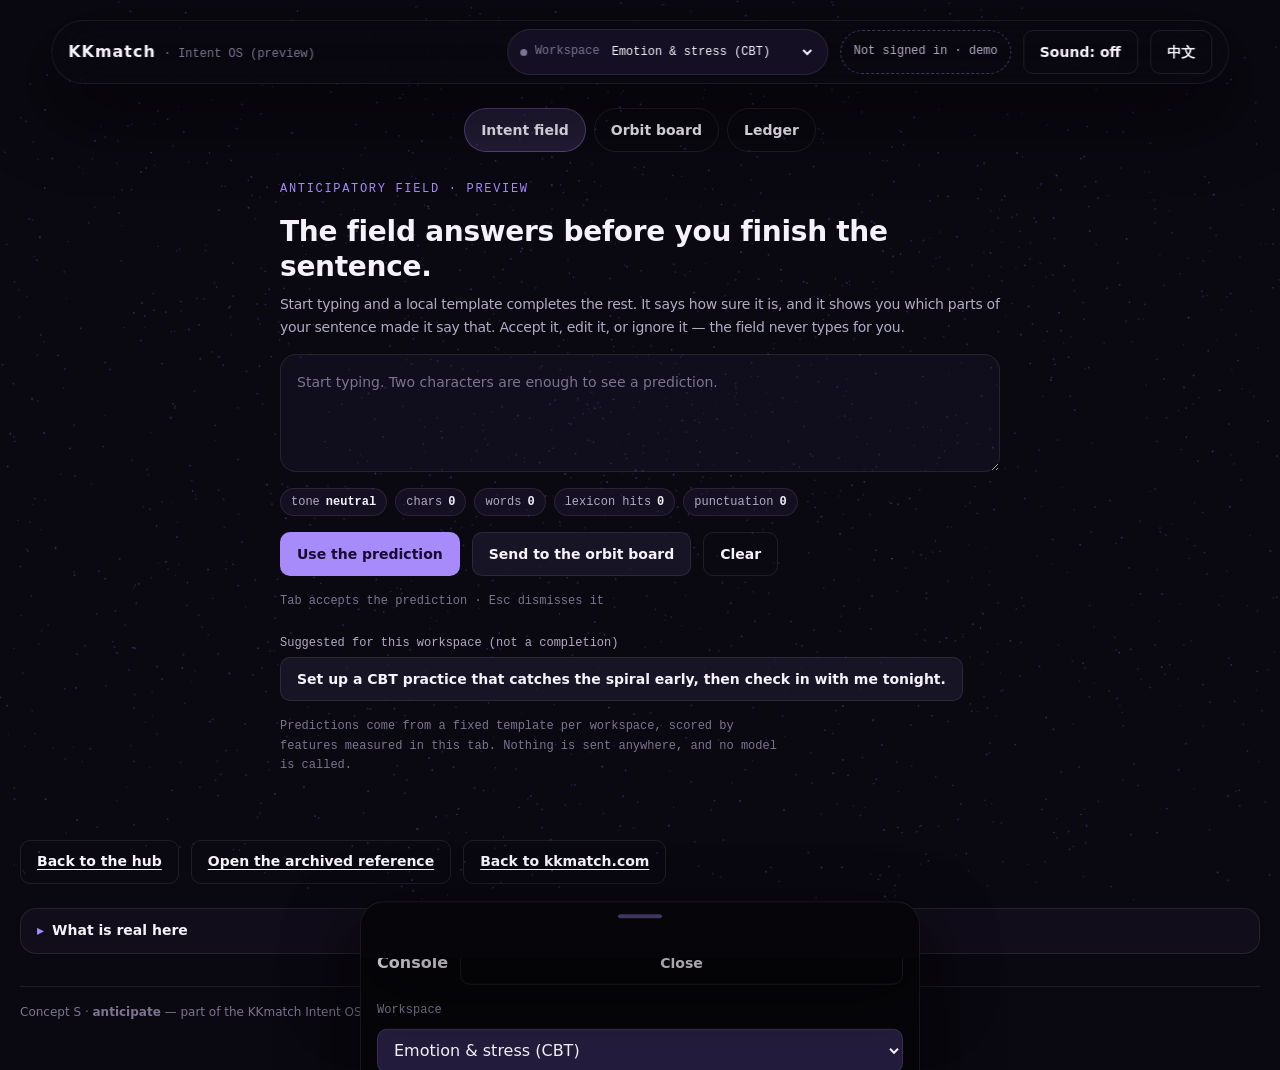
<file: 02-product/index.html>
<!DOCTYPE html>
<html lang="en-US" data-lang="en">
<head>
<meta charset="utf-8">
<meta name="viewport" content="width=device-width, initial-scale=1, viewport-fit=cover">
<meta name="color-scheme" content="dark">
<!-- This root is a DOOR, not a document.

     It forwards to concept S -- the intent field -- because that is the
     direction that was chosen. The three-surface hub still exists, unchanged,
     at ./hub/: every preview page links back to it, and the hub links on to
     kkmatch.com.

     Two consequences are deliberate, and both are asserted in
     e2e/acceptance.js rather than described here:

       * `noindex, follow`, and no canonical of its own. A page that navigates
         away in the same tick has no content to rank; the canonical belongs
         to the document a crawler should keep, which after the hop is
         /preview/intent/anticipate/.

       * the query string is forwarded verbatim. i18n.js reads `?lang=` once,
         at boot, on the page that finally renders -- so a door that drops the
         query would silently force the default language on a reviewer who was
         handed a Chinese link.

     No external script tag, no stylesheet, no canvas: this page must render in
     one round trip and must not depend on any file in the bundle. If the
     bundle were broken, the door would still open the door. -->
<meta name="robots" content="noindex, follow">
<link rel="icon" href="data:,">
<title>KKmatch Intent OS &mdash; opening the intent field</title>
<meta name="description" content="Entry point for the KKmatch Intent OS preview. It opens on the intent field (concept S, the chosen direction); the three-surface hub and the archived reference are one click from there.">
<noscript><meta http-equiv="refresh" content="0; url=preview/intent/anticipate/"></noscript>
<script>
/* location.replace, not assign: a door must not become a step in the history,
   or pressing Back would bounce the reader forward into the same hop again. */
(function () {
  'use strict';
  location.replace('preview/intent/anticipate/' + (location.search || '') + (location.hash || ''));
})();
</script>
<style>
  html { color-scheme: dark; }
  body {
    margin: 0; min-height: 100vh;
    display: flex; flex-direction: column; align-items: center; justify-content: center;
    gap: 18px; background: #0B0F14; color: #E6EDF3;
    font: 16px/1.6 ui-sans-serif, system-ui, -apple-system, "Segoe UI", Roboto, sans-serif;
  }
  p { margin: 0; max-width: 44ch; padding: 0 24px; text-align: center; }
  .door__zh { display: block; color: #A6B2C2; }
  .door__go {
    display: inline-flex; align-items: center; justify-content: center;
    min-height: 44px; padding: 0 22px; border-radius: 999px;
    border: 1px solid #2A3442; color: #E6EDF3; text-decoration: none;
  }
  .door__go:hover, .door__go:focus-visible { border-color: #A78BFA; color: #C4B5FD; }
</style>
</head>
<body>
  <p>
    <span lang="en">Opening the intent field&hellip;</span>
    <span class="door__zh" lang="zh-CN">&#27491;&#22312;&#25171;&#24320;&#24847;&#22270;&#22330;&hellip;</span>
  </p>
  <p><a class="door__go" href="preview/intent/anticipate/"><span lang="en">Continue</span> &middot; <span lang="zh-CN">&#32487;&#32493;</span></a></p>
</body>
</html>
</file>
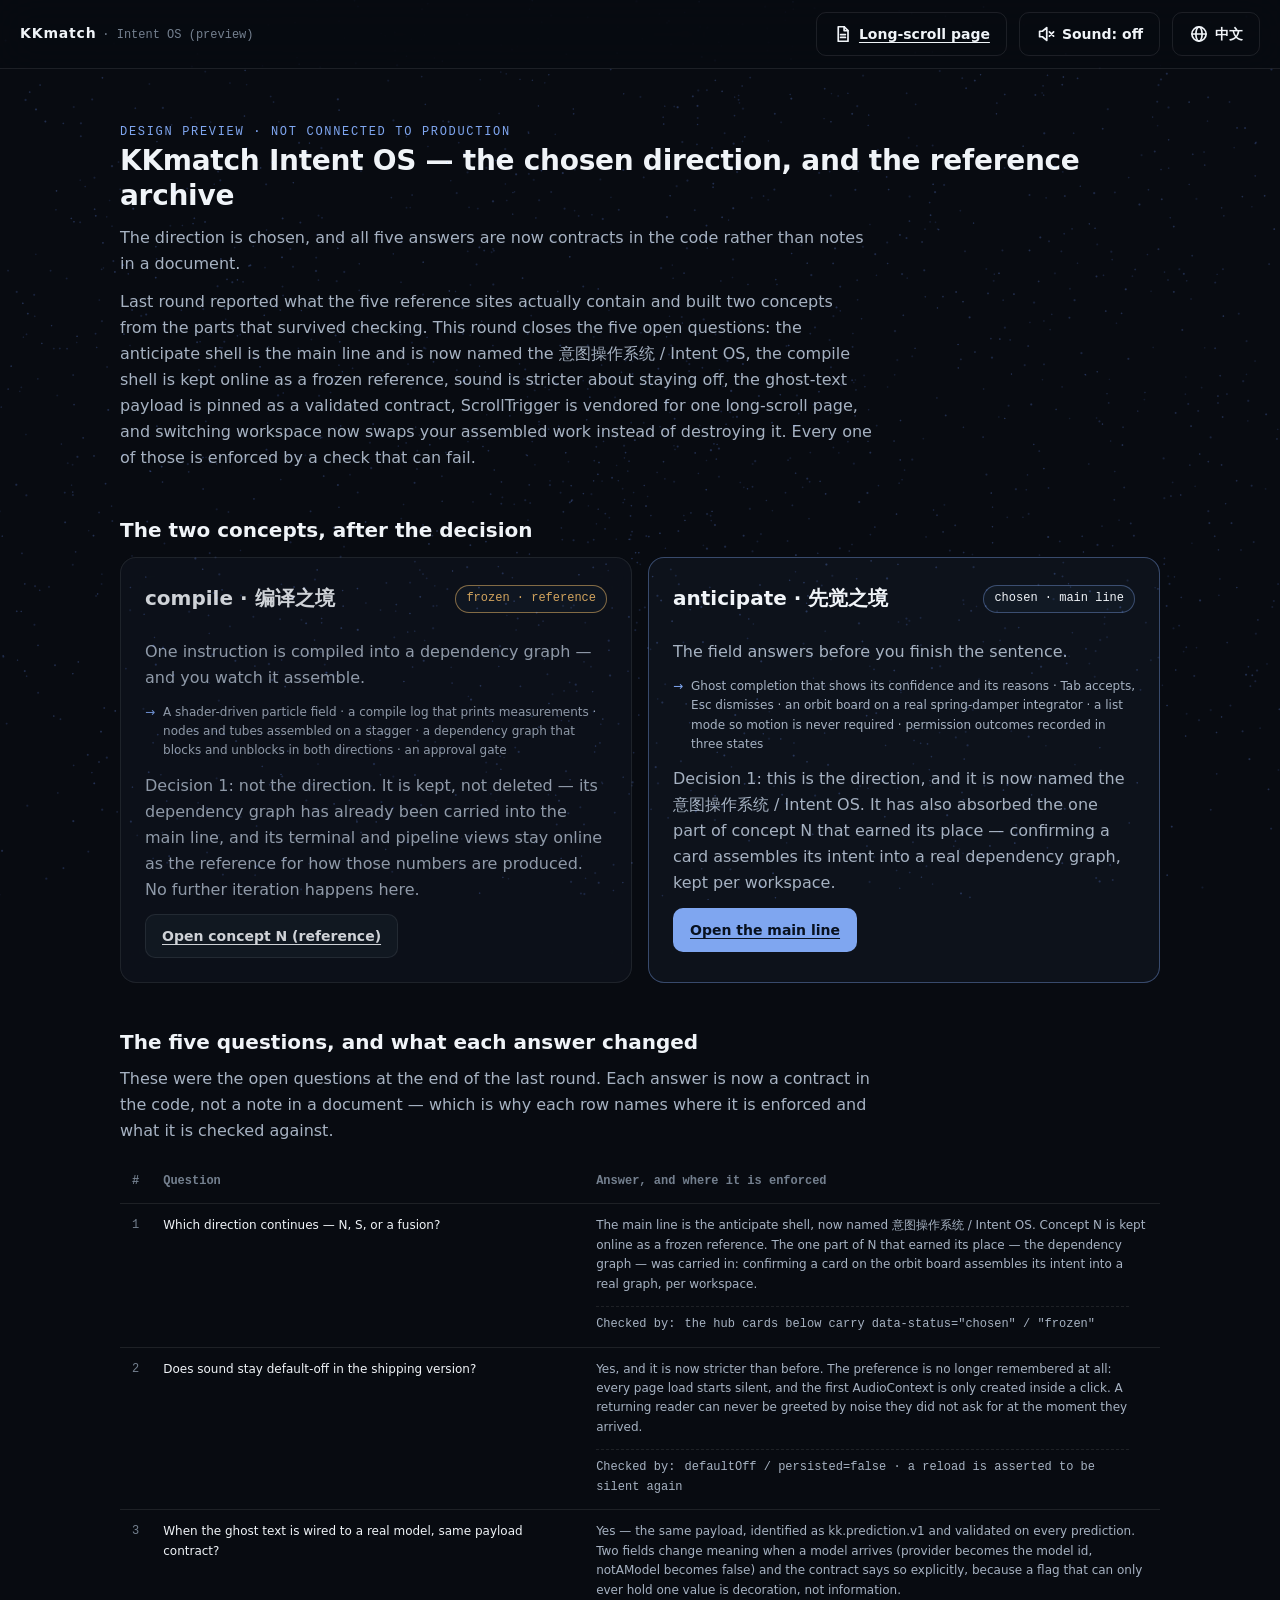
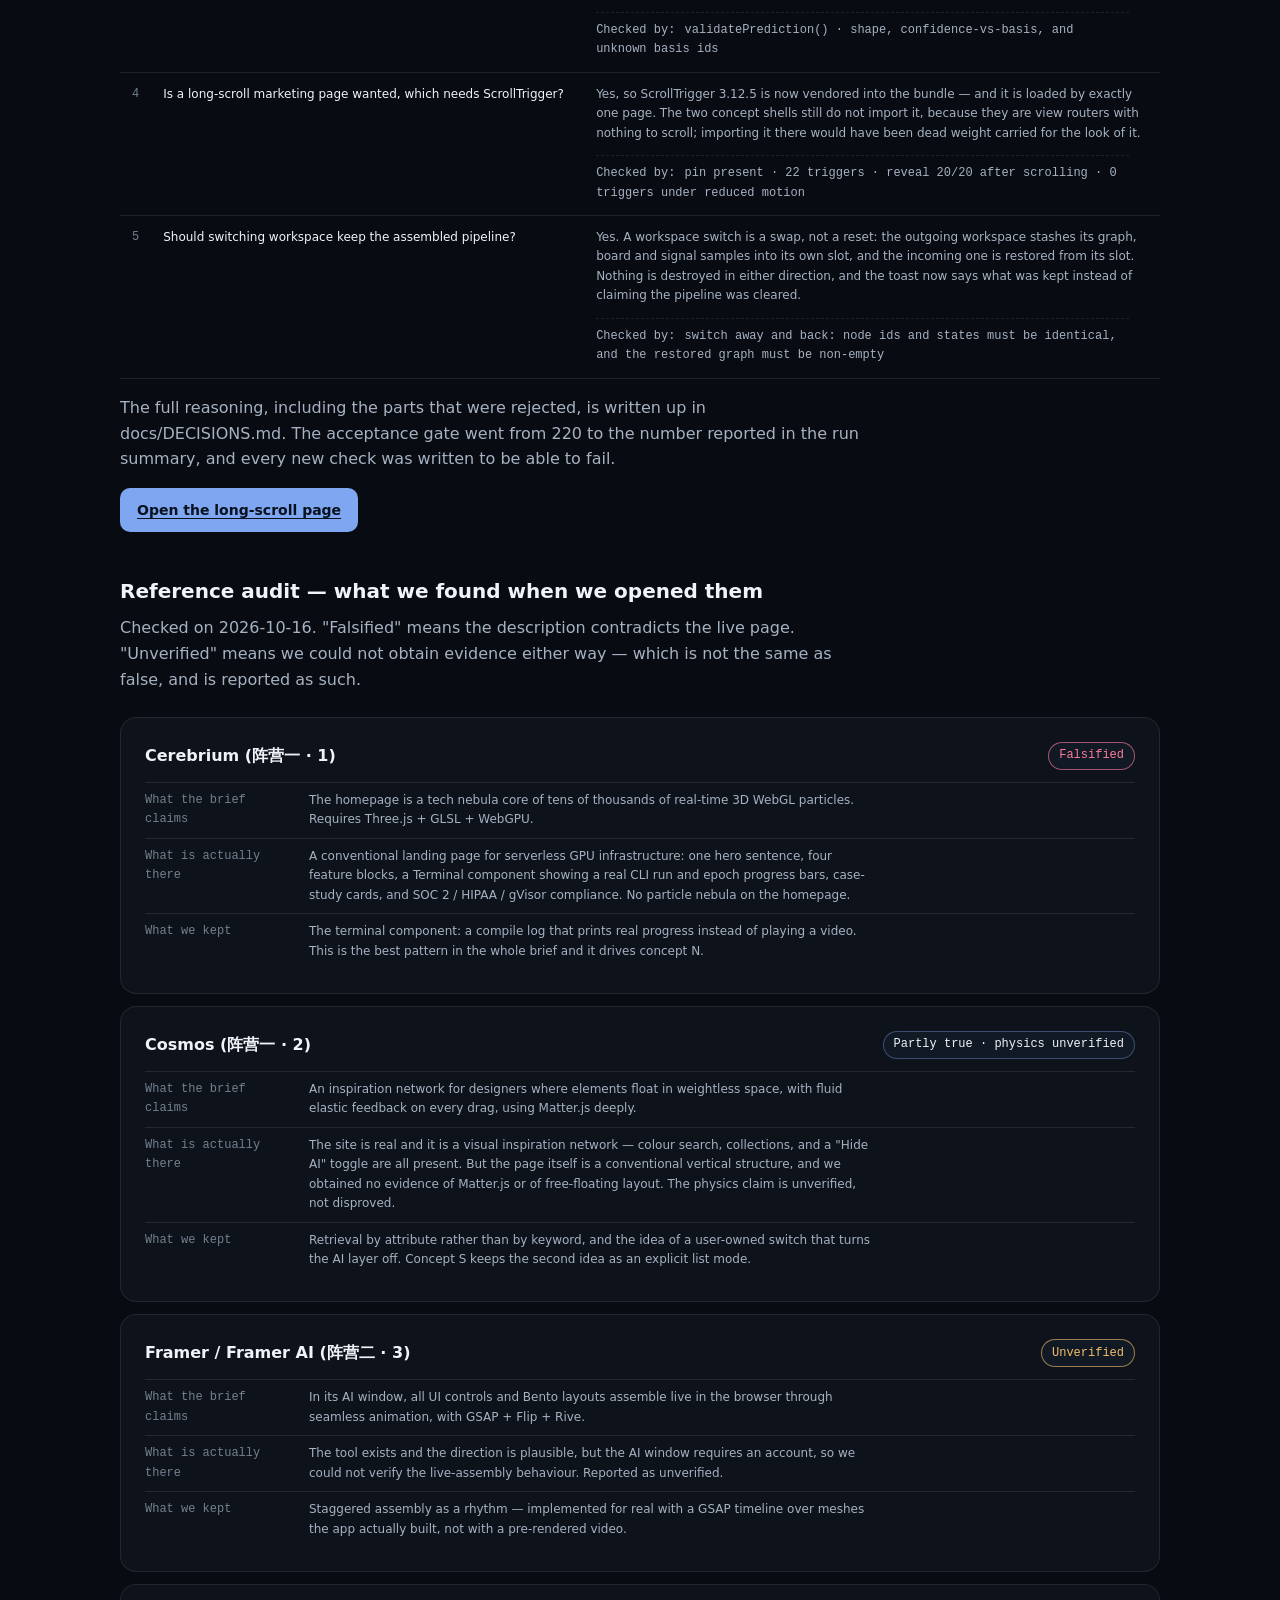
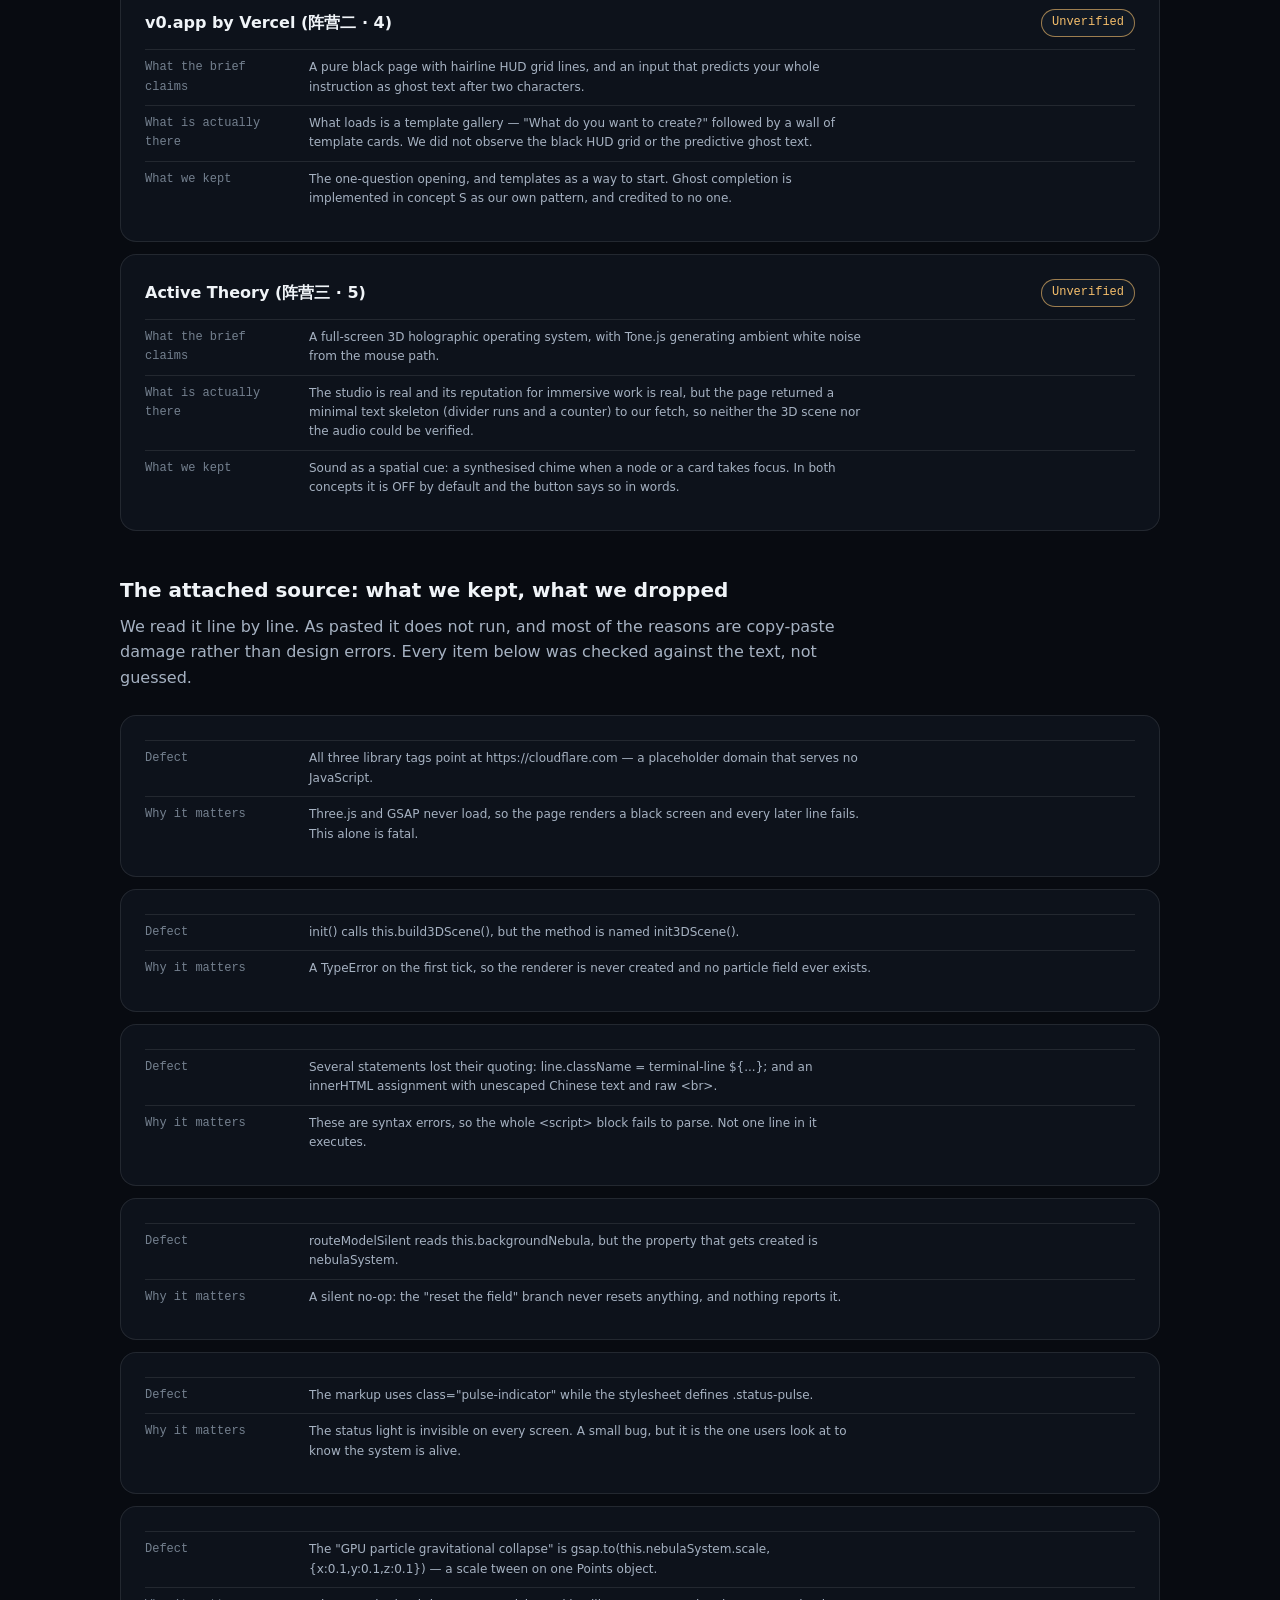
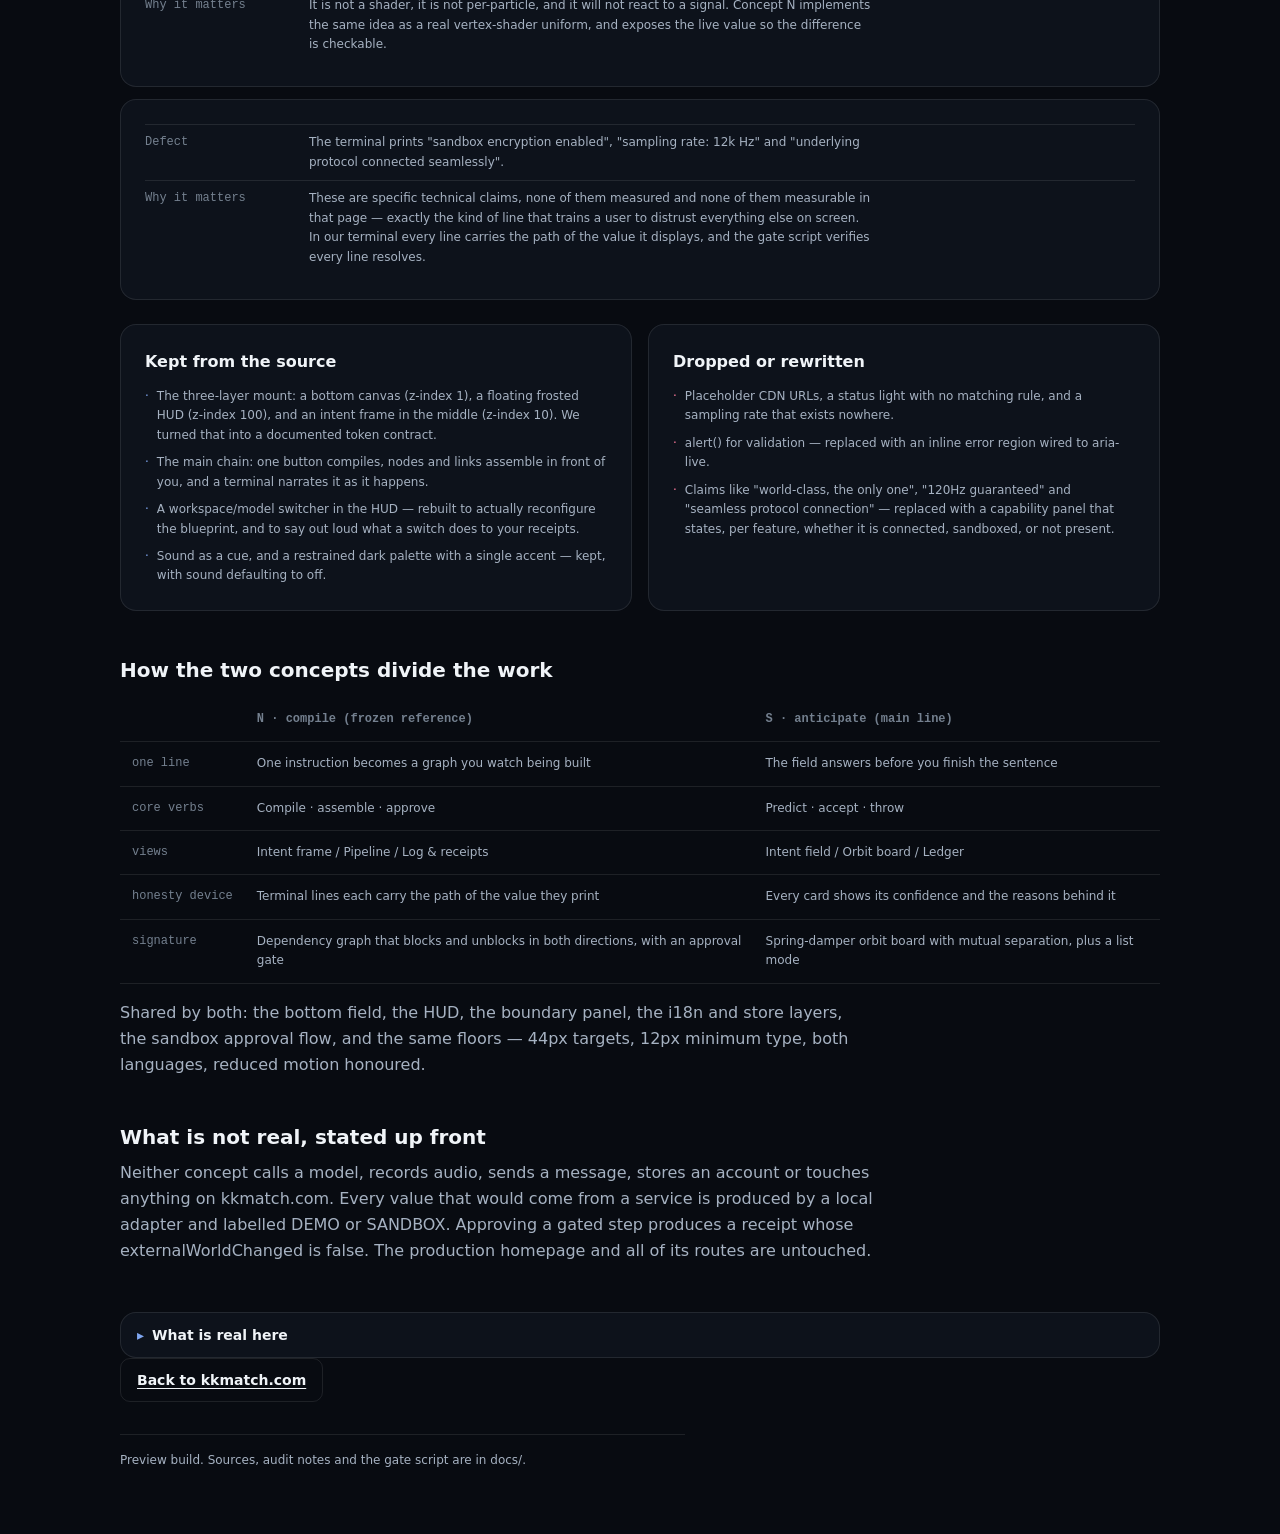
<file: 02-product/hub/index.html>
<!DOCTYPE html>
<html lang="en-US" data-lang="en">
<head>
<meta charset="utf-8">
<meta name="viewport" content="width=device-width, initial-scale=1, viewport-fit=cover">
<meta name="color-scheme" content="dark">
<meta name="robots" content="index, follow">
<link rel="icon" href="data:,">
<title data-i18n="hub.docTitle">KKmatch Intent OS — direction chosen (preview)</title>
<meta name="description" content="Two new interaction design previews for KKmatch, plus an audited verdict on the five reference sites in the brief. All data is DEMO/SANDBOX.">
<link rel="canonical" href="https://kkmatch.com/v22/hub/">

<link rel="stylesheet" href="../assets/css/tokens.css">
<link rel="stylesheet" href="../assets/css/base.css">
<link rel="stylesheet" href="../assets/css/os.css">
<link rel="stylesheet" href="../assets/css/hub.css">
</head>
<body data-concept="hub" data-field-backend="idle">

<a class="skip-link" href="#main">Skip to content</a>

<canvas id="field" class="field-canvas" aria-hidden="true"></canvas>
<div class="field-fallback" aria-hidden="true"></div>

<header class="hub-top">
  <span class="hub-top__brand">KKmatch <small data-i18n="hud.brandSub">· Intent OS (preview)</small></span>

  <a class="btn btn--ghost iconbtn" href="../preview/site/" data-testid="open-site-top"
     data-i18n-aria="hub.nav.site" data-i18n-title="hub.nav.site">
    <span class="ic" aria-hidden="true"><svg viewBox="0 0 20 20" fill="none" stroke="currentColor" stroke-width="1.7" stroke-linecap="round" stroke-linejoin="round"><path d="M5.25 2.75h6L15 6.5v10.75h-9.75z"/><path d="M11.1 2.8v3.8h3.8"/><path d="M7.6 10.6h4.8M7.6 13.4h4.8"/></svg></span>
    <span class="iconbtn__t" data-i18n="hub.nav.site">Long-scroll page</span>
  </a>

  <button class="btn btn--ghost iconbtn" type="button" data-testid="sound-btn"
          data-sound="off" aria-pressed="false" data-i18n-aria="sound.aria">
    <span class="ic" aria-hidden="true"><svg class="ic__on" viewBox="0 0 20 20" fill="none" stroke="currentColor" stroke-width="1.7" stroke-linecap="round" stroke-linejoin="round"><path d="M10.75 3.6 6.4 7.25H3.6v5.5h2.8l4.35 3.65z"/><path d="M13.5 7.6a3.4 3.4 0 0 1 0 4.8"/><path d="M15.8 5.5a6.4 6.4 0 0 1 0 9"/></svg><svg class="ic__off" viewBox="0 0 20 20" fill="none" stroke="currentColor" stroke-width="1.7" stroke-linecap="round" stroke-linejoin="round"><path d="M10.75 3.6 6.4 7.25H3.6v5.5h2.8l4.35 3.65z"/><path d="M13.4 7.9 17.6 12.1M17.6 7.9 13.4 12.1"/></svg></span>
    <span class="iconbtn__t" data-sound-label data-i18n="sound.off">Sound: off</span>
  </button>

  <button class="btn btn--ghost iconbtn iconbtn--code" type="button" data-testid="lang-btn"
          data-i18n-aria="hud.langAria" data-i18n-title="hud.lang">
    <span class="ic" aria-hidden="true"><svg viewBox="0 0 20 20" fill="none" stroke="currentColor" stroke-width="1.7" stroke-linecap="round" stroke-linejoin="round"><circle cx="10" cy="10" r="7.1"/><path d="M3.1 10h13.8"/><ellipse cx="10" cy="10" rx="3.1" ry="7.1"/></svg></span>
    <span class="iconbtn__t" data-i18n="hud.lang">中文</span>
    <span class="iconbtn__s" data-i18n="hud.langShort">中</span>
  </button>
</header>

<main class="hub" id="main">

  <section class="section">
    <span class="eyebrow" data-i18n="hub.eyebrow"></span>
    <h1 data-testid="hub-h1" data-i18n="hub.title"></h1>
    <p class="lead" style="margin-top:var(--s-3)" data-i18n="hub.h1"></p>
    <p style="margin-top:var(--s-3)" data-i18n="hub.lead"></p>
  </section>

  <section class="section" data-testid="hub-concepts">
    <h2 data-i18n="hub.cards.h2"></h2>
    <div class="hub-cards" style="margin-top:var(--s-4)">
      <article class="card hub-card" data-concept-card="n" data-testid="card-n" data-status="frozen">
        <header class="audit-head">
          <h3 data-i18n="hub.n.name"></h3>
          <span class="chip" data-tone="warn" data-testid="status-n" data-i18n="hub.status.frozen"></span>
        </header>
        <p data-i18n="hub.n.one"></p>
        <ul>
          <li data-i18n="hub.n.points"></li>
        </ul>
        <p data-i18n="hub.n.frozenNote"></p>
        <a class="btn" href="../preview/intent/compile/" data-testid="open-n" data-i18n="hub.n.open"></a>
      </article>
      <article class="card hub-card" data-concept-card="s" data-testid="card-s" data-status="chosen">
        <header class="audit-head">
          <h3 data-i18n="hub.s.name"></h3>
          <span class="chip" data-tone="accent" data-testid="status-s" data-i18n="hub.status.chosen"></span>
        </header>
        <p data-i18n="hub.s.one"></p>
        <ul>
          <li data-i18n="hub.s.points"></li>
        </ul>
        <p data-i18n="hub.s.chosenNote"></p>
        <a class="btn btn--primary" href="../preview/intent/anticipate/" data-testid="open-s" data-i18n="hub.s.open"></a>
      </article>
    </div>
  </section>

  <section class="section" data-testid="hub-decisions">
    <h2 data-i18n="hub.dec.h2"></h2>
    <p style="margin-top:var(--s-3)" data-i18n="hub.dec.lead"></p>
    <table class="split" style="margin-top:var(--s-4)">
      <thead>
        <tr>
          <th data-i18n="hub.dec.col.n"></th>
          <th data-i18n="hub.dec.col.q"></th>
          <th data-i18n="hub.dec.col.a"></th>
        </tr>
      </thead>
      <tbody>
        <tr data-decision="1">
          <td>1</td>
          <td data-i18n="hub.dec.q1"></td>
          <td>
            <p data-i18n="hub.dec.a1"></p>
            <p class="dec-where"><span data-i18n="hub.dec.col.where"></span> <span data-i18n="hub.dec.w1"></span></p>
          </td>
        </tr>
        <tr data-decision="2">
          <td>2</td>
          <td data-i18n="hub.dec.q2"></td>
          <td>
            <p data-i18n="hub.dec.a2"></p>
            <p class="dec-where"><span data-i18n="hub.dec.col.where"></span> <span data-i18n="hub.dec.w2"></span></p>
          </td>
        </tr>
        <tr data-decision="3">
          <td>3</td>
          <td data-i18n="hub.dec.q3"></td>
          <td>
            <p data-i18n="hub.dec.a3"></p>
            <p class="dec-where"><span data-i18n="hub.dec.col.where"></span> <span data-i18n="hub.dec.w3"></span></p>
          </td>
        </tr>
        <tr data-decision="4">
          <td>4</td>
          <td data-i18n="hub.dec.q4"></td>
          <td>
            <p data-i18n="hub.dec.a4"></p>
            <p class="dec-where"><span data-i18n="hub.dec.col.where"></span> <span data-i18n="hub.dec.w4"></span></p>
          </td>
        </tr>
        <tr data-decision="5">
          <td>5</td>
          <td data-i18n="hub.dec.q5"></td>
          <td>
            <p data-i18n="hub.dec.a5"></p>
            <p class="dec-where"><span data-i18n="hub.dec.col.where"></span> <span data-i18n="hub.dec.w5"></span></p>
          </td>
        </tr>
      </tbody>
    </table>
    <p style="margin-top:var(--s-4)" data-i18n="hub.dec.full"></p>
    <p style="margin-top:var(--s-4)">
      <a class="btn btn--primary" href="../preview/site/" data-testid="open-site" data-i18n="hub.dec.openSite"></a>
    </p>
  </section>

  <section class="section" data-testid="hub-audit">
    <h2 data-i18n="hub.audit.h2"></h2>
    <p style="margin-top:var(--s-3)" data-i18n="hub.audit.lead"></p>
    <div class="audit" style="margin-top:var(--s-5)">

      <article class="card" data-ref="cerebrium">
        <header class="audit-head">
          <h3 data-i18n="hub.ref.cerebrium"></h3>
          <span class="chip" data-verdict="falsified" data-testid="verdict-cerebrium" data-i18n="hub.a1.verdict"></span>
        </header>
        <div class="kv"><span class="kv__k" data-i18n="hub.audit.col.claim"></span><p class="kv__v" data-i18n="hub.a1.claim"></p></div>
        <div class="kv"><span class="kv__k" data-i18n="hub.audit.col.found"></span><p class="kv__v" data-i18n="hub.a1.found"></p></div>
        <div class="kv"><span class="kv__k" data-i18n="hub.audit.col.kept"></span><p class="kv__v" data-i18n="hub.a1.kept"></p></div>
      </article>

      <article class="card" data-ref="cosmos">
        <header class="audit-head">
          <h3 data-i18n="hub.ref.cosmos"></h3>
          <span class="chip" data-verdict="partial" data-testid="verdict-cosmos" data-i18n="hub.a2.verdict"></span>
        </header>
        <div class="kv"><span class="kv__k" data-i18n="hub.audit.col.claim"></span><p class="kv__v" data-i18n="hub.a2.claim"></p></div>
        <div class="kv"><span class="kv__k" data-i18n="hub.audit.col.found"></span><p class="kv__v" data-i18n="hub.a2.found"></p></div>
        <div class="kv"><span class="kv__k" data-i18n="hub.audit.col.kept"></span><p class="kv__v" data-i18n="hub.a2.kept"></p></div>
      </article>

      <article class="card" data-ref="framer">
        <header class="audit-head">
          <h3 data-i18n="hub.ref.framer"></h3>
          <span class="chip" data-verdict="unverified" data-testid="verdict-framer" data-i18n="hub.a3.verdict"></span>
        </header>
        <div class="kv"><span class="kv__k" data-i18n="hub.audit.col.claim"></span><p class="kv__v" data-i18n="hub.a3.claim"></p></div>
        <div class="kv"><span class="kv__k" data-i18n="hub.audit.col.found"></span><p class="kv__v" data-i18n="hub.a3.found"></p></div>
        <div class="kv"><span class="kv__k" data-i18n="hub.audit.col.kept"></span><p class="kv__v" data-i18n="hub.a3.kept"></p></div>
      </article>

      <article class="card" data-ref="v0">
        <header class="audit-head">
          <h3 data-i18n="hub.ref.v0"></h3>
          <span class="chip" data-verdict="unverified" data-testid="verdict-v0" data-i18n="hub.a4.verdict"></span>
        </header>
        <div class="kv"><span class="kv__k" data-i18n="hub.audit.col.claim"></span><p class="kv__v" data-i18n="hub.a4.claim"></p></div>
        <div class="kv"><span class="kv__k" data-i18n="hub.audit.col.found"></span><p class="kv__v" data-i18n="hub.a4.found"></p></div>
        <div class="kv"><span class="kv__k" data-i18n="hub.audit.col.kept"></span><p class="kv__v" data-i18n="hub.a4.kept"></p></div>
      </article>

      <article class="card" data-ref="activeTheory">
        <header class="audit-head">
          <h3 data-i18n="hub.ref.activeTheory"></h3>
          <span class="chip" data-verdict="unverified" data-testid="verdict-active" data-i18n="hub.a5.verdict"></span>
        </header>
        <div class="kv"><span class="kv__k" data-i18n="hub.audit.col.claim"></span><p class="kv__v" data-i18n="hub.a5.claim"></p></div>
        <div class="kv"><span class="kv__k" data-i18n="hub.audit.col.found"></span><p class="kv__v" data-i18n="hub.a5.found"></p></div>
        <div class="kv"><span class="kv__k" data-i18n="hub.audit.col.kept"></span><p class="kv__v" data-i18n="hub.a5.kept"></p></div>
      </article>

    </div>
  </section>

  <section class="section" data-testid="hub-source">
    <h2 data-i18n="hub.src.h2"></h2>
    <p style="margin-top:var(--s-3)" data-i18n="hub.src.lead"></p>

    <div class="audit" style="margin-top:var(--s-5)">
      <article class="card">
        <div class="kv"><span class="kv__k" data-i18n="hub.src.col.def"></span><p class="kv__v" data-i18n="hub.src.d1"></p></div>
        <div class="kv"><span class="kv__k" data-i18n="hub.src.col.why"></span><p class="kv__v" data-i18n="hub.src.d1w"></p></div>
      </article>
      <article class="card">
        <div class="kv"><span class="kv__k" data-i18n="hub.src.col.def"></span><p class="kv__v" data-i18n="hub.src.d2"></p></div>
        <div class="kv"><span class="kv__k" data-i18n="hub.src.col.why"></span><p class="kv__v" data-i18n="hub.src.d2w"></p></div>
      </article>
      <article class="card">
        <div class="kv"><span class="kv__k" data-i18n="hub.src.col.def"></span><p class="kv__v" data-i18n="hub.src.d3"></p></div>
        <div class="kv"><span class="kv__k" data-i18n="hub.src.col.why"></span><p class="kv__v" data-i18n="hub.src.d3w"></p></div>
      </article>
      <article class="card">
        <div class="kv"><span class="kv__k" data-i18n="hub.src.col.def"></span><p class="kv__v" data-i18n="hub.src.d4"></p></div>
        <div class="kv"><span class="kv__k" data-i18n="hub.src.col.why"></span><p class="kv__v" data-i18n="hub.src.d4w"></p></div>
      </article>
      <article class="card">
        <div class="kv"><span class="kv__k" data-i18n="hub.src.col.def"></span><p class="kv__v" data-i18n="hub.src.d5"></p></div>
        <div class="kv"><span class="kv__k" data-i18n="hub.src.col.why"></span><p class="kv__v" data-i18n="hub.src.d5w"></p></div>
      </article>
      <article class="card">
        <div class="kv"><span class="kv__k" data-i18n="hub.src.col.def"></span><p class="kv__v" data-i18n="hub.src.d6"></p></div>
        <div class="kv"><span class="kv__k" data-i18n="hub.src.col.why"></span><p class="kv__v" data-i18n="hub.src.d6w"></p></div>
      </article>
      <article class="card">
        <div class="kv"><span class="kv__k" data-i18n="hub.src.col.def"></span><p class="kv__v" data-i18n="hub.src.d7"></p></div>
        <div class="kv"><span class="kv__k" data-i18n="hub.src.col.why"></span><p class="kv__v" data-i18n="hub.src.d7w"></p></div>
      </article>
    </div>

    <div class="duo" style="margin-top:var(--s-5)">
      <div class="card">
        <h3 data-i18n="hub.src.keptH"></h3>
        <ul style="margin-top:var(--s-3)">
          <li data-i18n="hub.src.kept1"></li>
          <li data-i18n="hub.src.kept2"></li>
          <li data-i18n="hub.src.kept3"></li>
          <li data-i18n="hub.src.kept4"></li>
        </ul>
      </div>
      <div class="card duo--drop">
        <h3 data-i18n="hub.src.dropH"></h3>
        <ul style="margin-top:var(--s-3)">
          <li data-i18n="hub.src.drop1"></li>
          <li data-i18n="hub.src.drop2"></li>
          <li data-i18n="hub.src.drop3"></li>
        </ul>
      </div>
    </div>
  </section>

  <section class="section" data-testid="hub-split">
    <h2 data-i18n="hub.split.h2"></h2>
    <table class="split" style="margin-top:var(--s-4)">
      <thead>
        <tr><th></th><th data-i18n="hub.split.col.n"></th><th data-i18n="hub.split.col.s"></th></tr>
      </thead>
      <tbody>
        <tr><td>one line</td><td data-i18n="hub.split.r1"></td><td data-i18n="hub.split.r1s"></td></tr>
        <tr><td>core verbs</td><td data-i18n="hub.split.r2"></td><td data-i18n="hub.split.r2s"></td></tr>
        <tr><td>views</td><td data-i18n="hub.split.r3"></td><td data-i18n="hub.split.r3s"></td></tr>
        <tr><td>honesty device</td><td data-i18n="hub.split.r4"></td><td data-i18n="hub.split.r4s"></td></tr>
        <tr><td>signature</td><td data-i18n="hub.split.r5"></td><td data-i18n="hub.split.r5s"></td></tr>
      </tbody>
    </table>
    <p style="margin-top:var(--s-4)" data-i18n="hub.split.shared"></p>
  </section>

  <section class="section" data-testid="hub-demo">
    <h2 data-i18n="hub.demo.h2"></h2>
    <p style="margin-top:var(--s-3)" data-i18n="hub.demo.p"></p>
  </section>

  <details class="boundary" data-testid="boundary" style="margin-top:var(--s-6)">
    <summary data-i18n="boundary.title">What is real here</summary>
    <div class="boundary__body" data-testid="boundary-body"></div>
  </details>

  <nav class="footnav" aria-label="Site links">
    <a class="btn btn--ghost" href="https://kkmatch.com/" data-i18n="common.home">Back to kkmatch.com</a>
  </nav>

  <p class="footnote" data-i18n="hub.foot"></p>

</main>

<noscript>
  <p style="padding:40px 20px;max-width:60ch;margin:0 auto;color:#A6B2C2">
    This page needs JavaScript to render its text in both languages.
  </p>
</noscript>

<script src="../assets/vendor/three.min.js" defer></script>
<script src="../assets/js/i18n.js" defer></script>
<script src="../assets/js/i18n-shared.js" defer></script>
<script src="../assets/js/i18n-hub.js" defer></script>
<script src="../assets/js/store.js" defer></script>
<script src="../assets/js/adapters.js" defer></script>
<script src="../assets/js/field.js" defer></script>
<script src="../assets/js/sound.js" defer></script>
<script src="../assets/js/os.js" defer></script>
<script src="../assets/js/hub.js" defer></script>
</body>
</html>
</file>
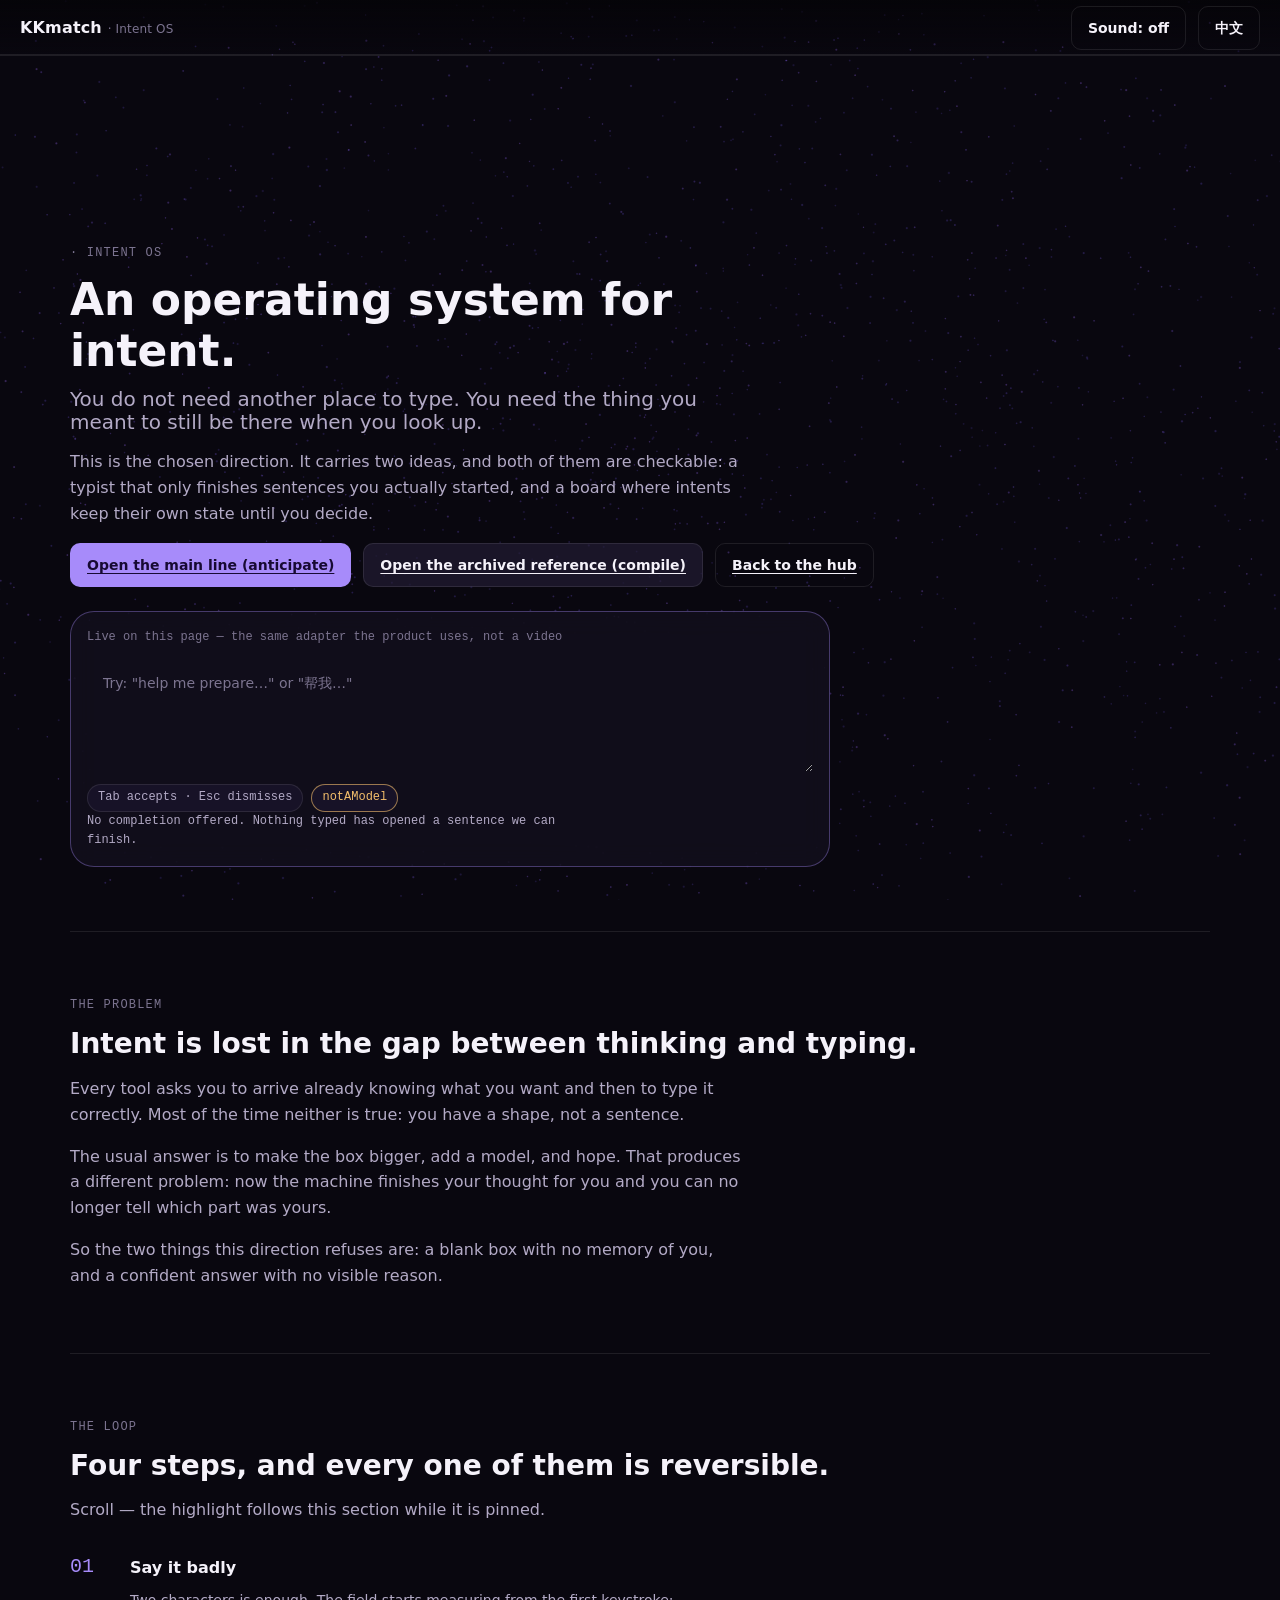
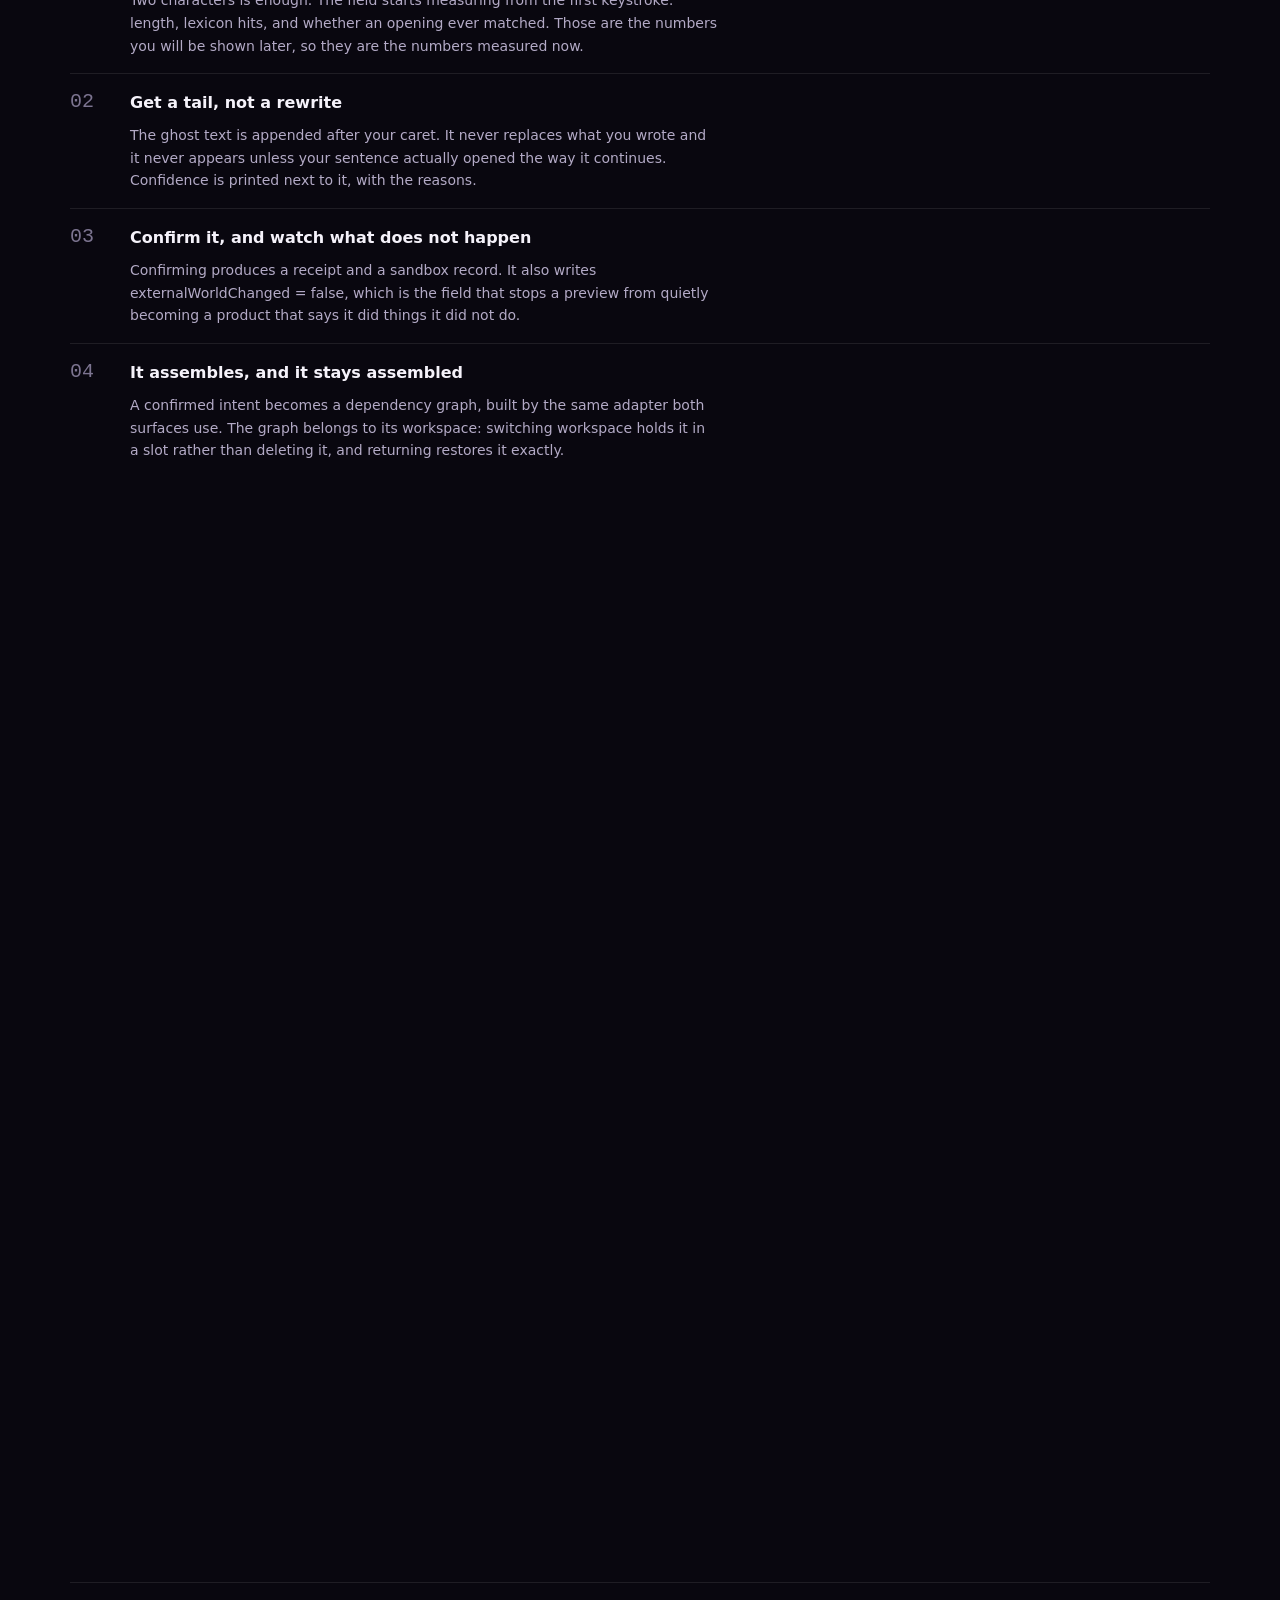
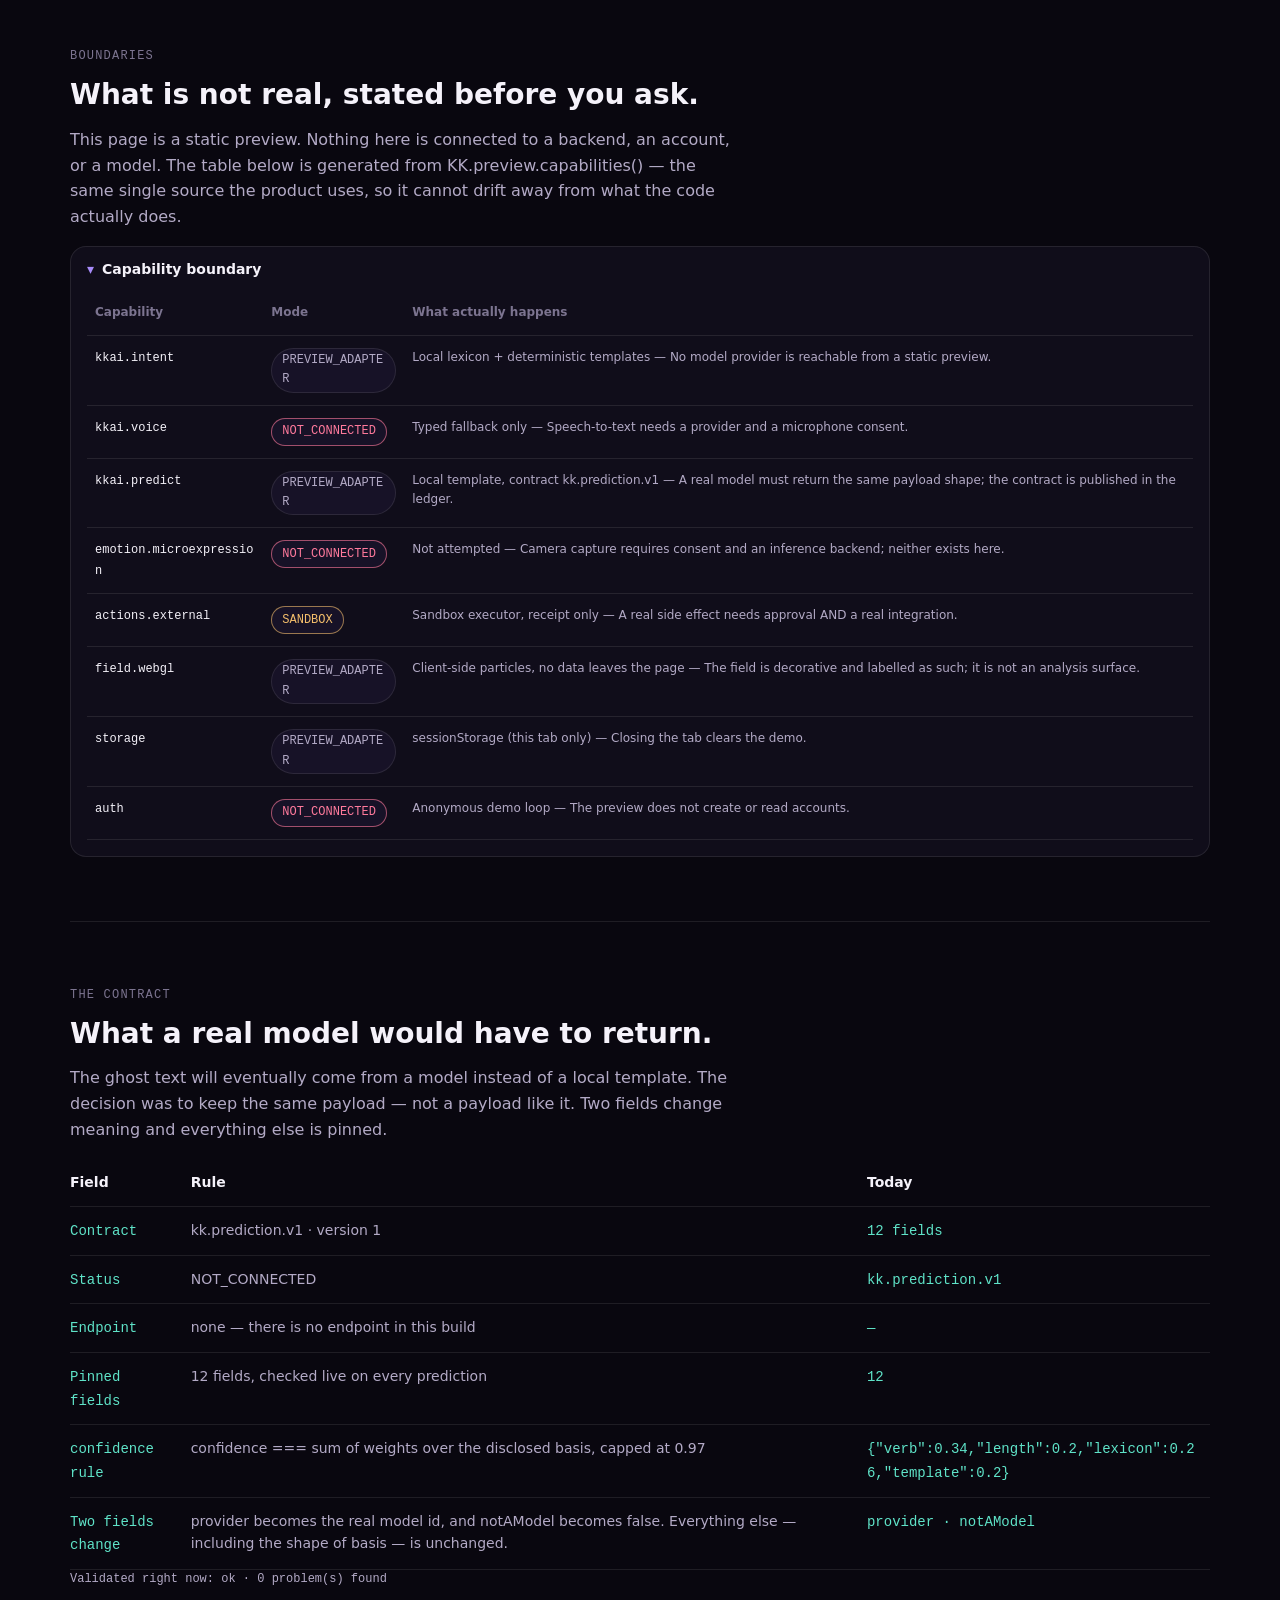
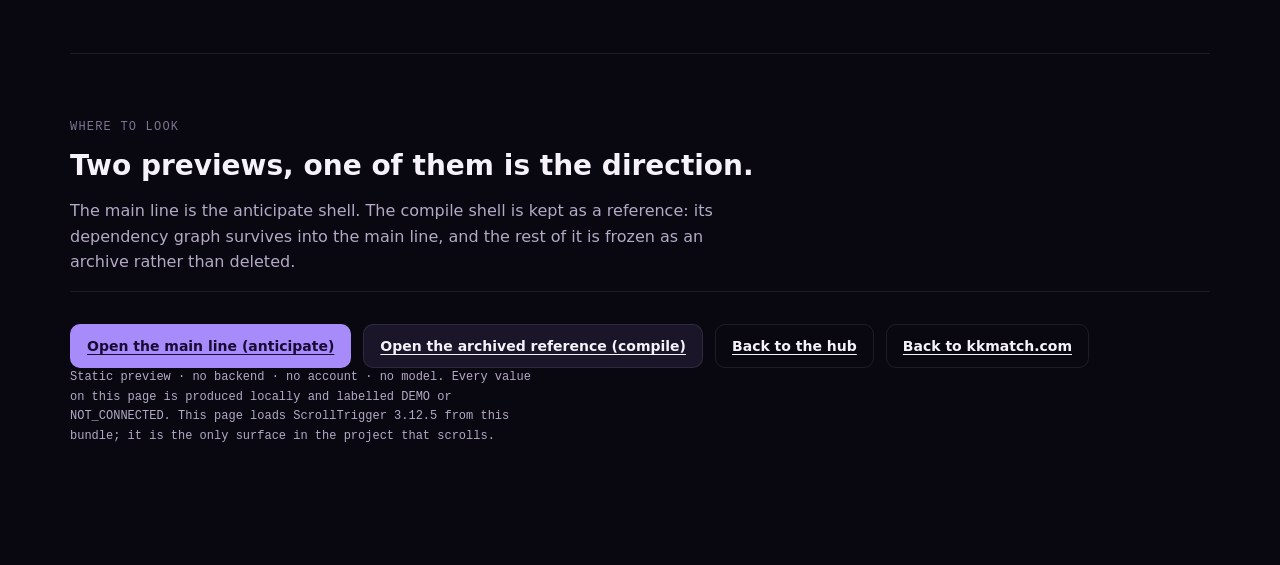
<file: 02-product/preview/site/index.html>
<!DOCTYPE html>
<html lang="en-US" data-lang="en">
<head>
<meta charset="utf-8">
<meta name="viewport" content="width=device-width, initial-scale=1, viewport-fit=cover">
<meta name="color-scheme" content="dark">
<meta name="robots" content="index, follow">
<link rel="icon" href="data:,">
<title data-i18n="site.docTitle">Intent OS — an operating system for intent (KKmatch, preview)</title>
<meta name="description" content="The long-scroll surface for the chosen direction: a typist that only finishes the sentence you started, and a board where intents keep their own state. Static preview, DEMO data, nothing connected.">
<link rel="canonical" href="https://kkmatch.com/v22/preview/site/">

<link rel="stylesheet" href="../../assets/css/tokens.css">
<link rel="stylesheet" href="../../assets/css/base.css">
<link rel="stylesheet" href="../../assets/css/os.css">
<link rel="stylesheet" href="../../assets/css/concept-site.css">
</head>
<body data-concept="site" data-view="home" data-field-backend="idle" data-st="off">

<a class="skip-link" href="#st-main" data-i18n="site.skip">Skip to content</a>

<!-- layer 1 · the field (shared renderer, same one the previews use) -->
<canvas id="field" class="field-canvas" aria-hidden="true"></canvas>
<div class="field-fallback" aria-hidden="true"></div>

<!-- layer 100 · the rail.
     NOTE: this deliberately does NOT use the shell's `[data-testid="hud"]`
     slot. `KK.os.boot()` clears and rebuilds that slot into the OS HUD — a
     workspace selector and an account chip, which are wrong for a marketing
     document. The shell treats the slot as optional, so leaving it out gives
     this surface its own rail without forking the shell. -->
<header class="st-rail" data-testid="site-rail">
  <span class="st-rail__brand" data-testid="site-brand">
    <span data-i18n="site.rail.brand">KKmatch</span>
    <small data-i18n="site.rail.sub">· Intent OS</small>
  </span>
  <span class="st-rail__spacer"></span>
  <button class="btn btn--ghost" type="button" data-testid="sound-btn" data-i18n-aria="sound.aria" data-i18n="sound.off">Sound: off</button>
  <button class="btn btn--ghost" type="button" data-testid="lang-btn" data-i18n-aria="hud.langAria" data-i18n="hud.lang">中文</button>
  <div class="st-rail__track" role="progressbar" aria-label="Reading progress" data-i18n-aria="site.rail.progress" aria-valuemin="0" aria-valuemax="100">
    <div class="st-rail__bar" data-testid="site-progress"></div>
  </div>
</header>

<!-- the view router in the shell needs a stage to mount into; on this surface
     there is exactly one view, and the scroll does the navigating. -->
<div class="shell">
  <main class="st-main" id="st-main" data-testid="stage" data-view="home" tabindex="-1">

    <!-- ================================================================ hero -->
    <section class="st-sec st-hero" id="st-hero">
      <span class="st-sec__eyebrow" data-i18n="site.rail.sub">· Intent OS</span>
      <h1 data-testid="site-h1">
        <span data-i18n="site.hero.h1">An operating system for intent.</span>
        <span class="sub" data-i18n="site.hero.sub"></span>
      </h1>
      <p class="st-hero__lede" data-i18n="site.hero.lede"></p>
      <div class="st-hero__cta">
        <a class="btn btn--primary" href="../intent/anticipate/" data-i18n="site.foot.openS">Open the main line</a>
        <a class="btn" href="../intent/compile/" data-i18n="site.foot.openN">Open the archived reference</a>
        <a class="btn btn--ghost" href="../../hub/" data-i18n="site.foot.back">Back to the hub</a>
      </div>

      <!-- the one interactive thing above the fold, and it runs the real adapter -->
      <div class="st-demo reveal">
        <span class="st-demo__label" data-i18n="site.demo.label"></span>
        <div class="st-demo__frame">
          <div class="st-demo__ghost" data-testid="site-ghost" aria-hidden="true" hidden>
            <span class="typed"></span><span class="tail"></span>
          </div>
          <textarea class="composer__input" id="site-input" data-testid="site-input" rows="3"
                    spellcheck="false" autocomplete="off" data-i18n-ph="site.demo.ph"></textarea>
        </div>
        <div class="st-demo__row">
          <span class="chip" data-i18n="site.demo.hint"></span>
          <span class="chip" data-tone="warn">notAModel</span>
        </div>
        <p class="st-demo__out" data-testid="site-out" data-state="idle"></p>
      </div>
    </section>

    <!-- ================================================================= why -->
    <section class="st-sec" id="st-why">
      <span class="st-sec__eyebrow reveal" data-i18n="site.why.eyebrow"></span>
      <h2 class="reveal" data-i18n="site.why.h2"></h2>
      <p class="reveal" data-i18n="site.why.p1"></p>
      <p class="reveal" data-i18n="site.why.p2"></p>
      <p class="reveal" data-i18n="site.why.p3"></p>
    </section>

    <!-- ================================================================= how -->
    <section class="st-sec" id="st-how">
      <span class="st-sec__eyebrow reveal" data-i18n="site.how.eyebrow"></span>
      <h2 class="reveal" data-i18n="site.how.h2"></h2>
      <p class="reveal" data-i18n="site.how.hint"></p>

      <!-- The pin. ScrollTrigger holds this block while the four states scrub,
           then releases it. Without ScrollTrigger the <ol> is simply a list. -->
      <div class="st-pin" id="st-steps-pin">
        <ol class="st-steps" id="st-steps">
          <li class="st-step" data-active="false">
            <div>
              <h3 data-i18n="site.step1.h"></h3>
              <p data-i18n="site.step1.p"></p>
            </div>
          </li>
          <li class="st-step" data-active="false">
            <div>
              <h3 data-i18n="site.step2.h"></h3>
              <p data-i18n="site.step2.p"></p>
            </div>
          </li>
          <li class="st-step" data-active="false">
            <div>
              <h3 data-i18n="site.step3.h"></h3>
              <p data-i18n="site.step3.p"></p>
            </div>
          </li>
          <li class="st-step" data-active="false">
            <div>
              <h3 data-i18n="site.step4.h"></h3>
              <p data-i18n="site.step4.p"></p>
            </div>
          </li>
        </ol>
      </div>
    </section>

    <!-- ============================================================ what is real -->
    <section class="st-sec" id="st-real">
      <span class="st-sec__eyebrow reveal" data-i18n="site.real.eyebrow"></span>
      <h2 class="reveal" data-i18n="site.real.h2"></h2>
      <p class="reveal" data-i18n="site.real.p"></p>
      <details class="boundary reveal" data-testid="boundary" open>
        <summary data-i18n="site.real.boundary">Capability boundary</summary>
        <div class="boundary__body" data-testid="boundary-body"></div>
      </details>
    </section>

    <!-- ============================================================= contract -->
    <section class="st-sec" id="st-contract-sec">
      <span class="st-sec__eyebrow reveal" data-i18n="site.contract.eyebrow"></span>
      <h2 class="reveal" data-i18n="site.contract.h2"></h2>
      <p class="reveal" data-i18n="site.contract.p"></p>
      <div class="reveal" data-testid="site-contract"></div>
    </section>

    <!-- ================================================================= next -->
    <section class="st-sec" id="st-next">
      <span class="st-sec__eyebrow reveal" data-i18n="site.next.eyebrow"></span>
      <h2 class="reveal" data-i18n="site.next.h2"></h2>
      <p class="reveal" data-i18n="site.next.p"></p>
      <nav class="st-foot" aria-label="Preview links">
        <a class="btn btn--primary" href="../intent/anticipate/" data-i18n="site.foot.openS"></a>
        <a class="btn" href="../intent/compile/" data-i18n="site.foot.openN"></a>
        <a class="btn btn--ghost" href="../../hub/" data-i18n="site.foot.back"></a>
        <a class="btn btn--ghost" href="https://kkmatch.com/" data-i18n="common.home"></a>
      </nav>
      <p class="st-fineprint" data-i18n="site.fineprint"></p>
    </section>

  </main>
</div>

<!-- The only overlay this surface needs. The shell's modal sheets are for
     approval gates and the console; a marketing page has neither, and the
     shell no-ops cleanly when their slots are absent. -->
<div class="toaster" data-testid="toaster" aria-live="polite"></div>

<noscript>
  <section style="padding:120px 20px;max-width:66ch;margin:0 auto;color:#B3AAC6">
    <h1 style="color:#F5F2FA;font-size:2rem;line-height:1.15">An operating system for intent.</h1>
    <p>You do not need another place to type. You need the thing you meant to
    still be there when you look up.</p>
    <p>This page is a static preview and needs JavaScript for its live
    completion demo. With JavaScript off it shows this text rather than a
    fake screen: there is no backend here, no account, and no model.</p>
    <p><a style="color:#A78BFA" href="../intent/anticipate/">Open the main line (anticipate)</a> ·
       <a style="color:#A78BFA" href="../intent/compile/">Open the archived reference (compile)</a> ·
       <a style="color:#A78BFA" href="../../hub/">Back to the hub</a></p>
  </section>
</noscript>

<!-- ScrollTrigger 3.12.5 is vendored into this bundle, identical to the copy
     the rest of the project uses. It loads local, never from a CDN. -->
<script src="../../assets/vendor/three.min.js" defer></script>
<script src="../../assets/vendor/gsap.min.js" defer></script>
<script src="../../assets/vendor/ScrollTrigger.min.js" defer></script>
<script src="../../assets/js/i18n.js" defer></script>
<script src="../../assets/js/i18n-shared.js" defer></script>
<script src="../../assets/js/i18n-site.js" defer></script>
<script src="../../assets/js/store.js" defer></script>
<script src="../../assets/js/adapters.js" defer></script>
<script src="../../assets/js/field.js" defer></script>
<script src="../../assets/js/sound.js" defer></script>
<script src="../../assets/js/os.js" defer></script>
<script src="../../assets/js/concept-site.js" defer></script>
</body>
</html>
</file>
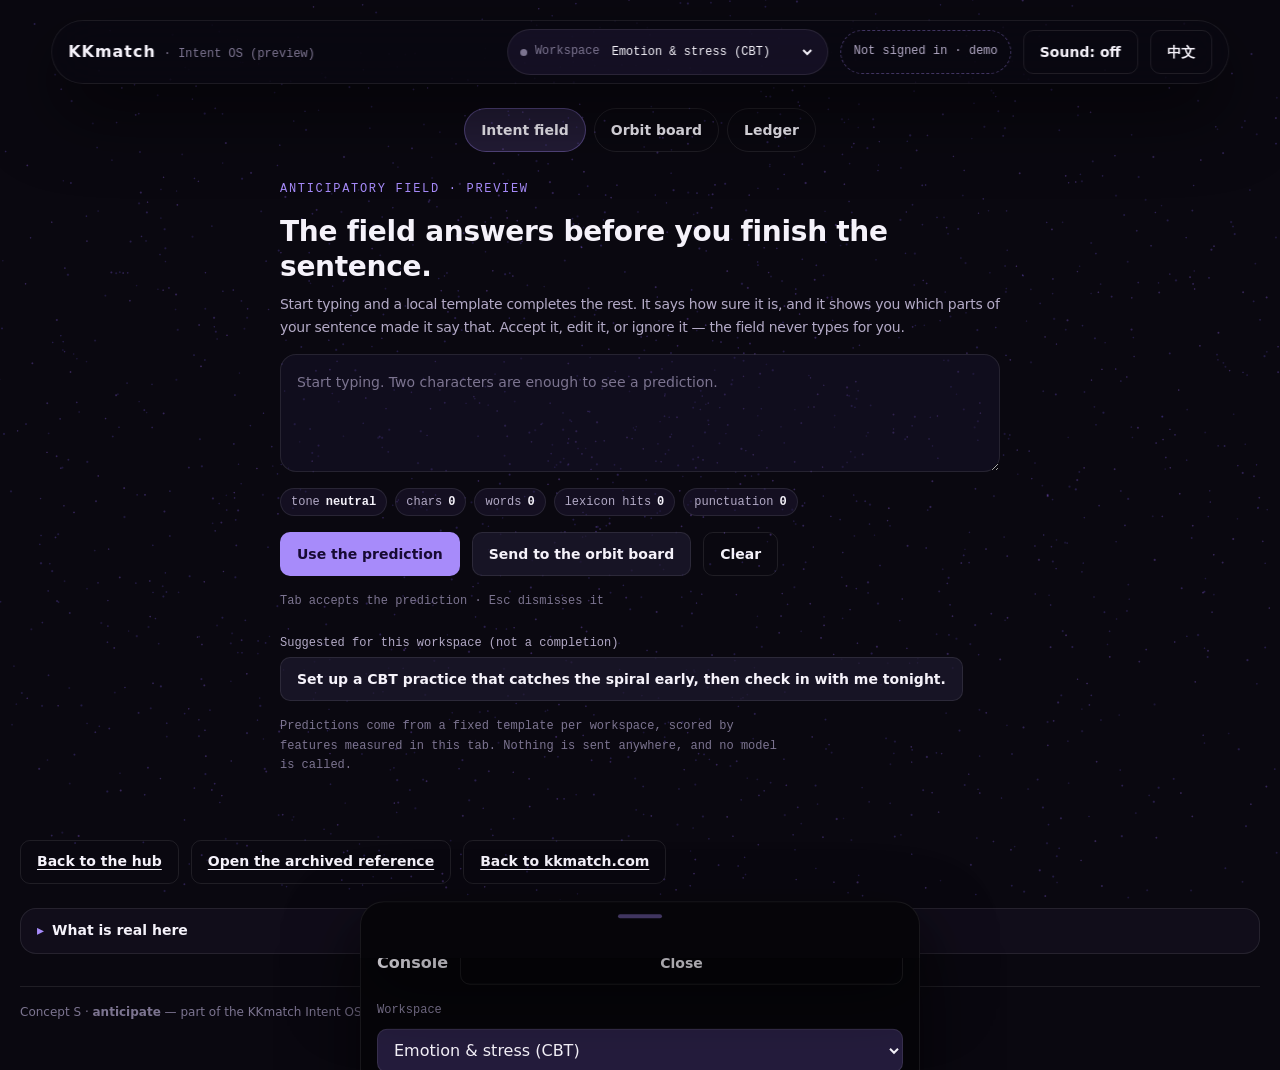
<file: 02-product/preview/intent/anticipate/index.html>
<!DOCTYPE html>
<html lang="en-US" data-lang="en">
<head>
<meta charset="utf-8">
<meta name="viewport" content="width=device-width, initial-scale=1, viewport-fit=cover">
<meta name="color-scheme" content="dark">
<meta name="robots" content="index, follow">
<link rel="icon" href="data:,">
<title data-i18n="s.docTitle">Intent Field — KKmatch Intent OS (preview, concept S)</title>
<meta name="description" content="Preview concept S: a field that predicts the rest of your sentence, and an orbit board with real spring physics. All data is DEMO/SANDBOX.">
<link rel="canonical" href="https://kkmatch.com/v22/preview/intent/anticipate/">

<link rel="stylesheet" href="../../../assets/css/tokens.css">
<link rel="stylesheet" href="../../../assets/css/base.css">
<link rel="stylesheet" href="../../../assets/css/os.css">
<link rel="stylesheet" href="../../../assets/css/concept-anticipate.css">
</head>
<body data-concept="anticipate" data-view="field" data-field-backend="idle">

<a class="skip-link" href="#stage" data-i18n="s.skip">Skip to the intent field</a>

<!-- layer 1 · the field -->
<canvas id="field" class="field-canvas" aria-hidden="true"></canvas>
<div class="field-fallback" aria-hidden="true"></div>

<!-- layer 100 · HUD -->
<header class="hud" data-testid="hud"></header>

<div class="shell">
  <nav class="viewnav" data-testid="view-nav" aria-label="Concept views"></nav>
  <!-- layer 10 · the 2D stage -->
  <main class="stage" id="stage" data-testid="stage" tabindex="-1"></main>
</div>

<footer class="footwrap">
  <nav class="footnav" aria-label="Preview links">
    <a class="btn btn--ghost" href="../../../hub/" data-i18n="s.nav.back">Back to the hub</a>
    <a class="btn btn--ghost" href="../compile/" data-i18n="s.nav.other">Open the archived reference</a>
    <a class="btn btn--ghost" href="https://kkmatch.com/" data-i18n="common.home">Back to kkmatch.com</a>
  </nav>
  <details class="boundary" data-testid="boundary">
    <summary data-i18n="boundary.title">What is real here</summary>
    <div class="boundary__body" data-testid="boundary-body"></div>
  </details>
  <p class="footnote">
    Concept S · <strong>anticipate</strong> — part of the KKmatch Intent OS preview.
    <span data-i18n="common.previewTag">PREVIEW · DEMO DATA</span>
  </p>
</footer>

<!-- overlays -->
<div class="scrim" data-testid="scrim"></div>
<aside class="sheet" data-testid="hud-sheet" data-open="false" role="dialog" aria-modal="false" aria-label="Console"></aside>
<aside class="sheet sheet--confirm" data-testid="confirm-sheet" data-open="false" role="dialog" aria-modal="true"></aside>
<div class="toaster" data-testid="toaster" aria-live="polite"></div>

<noscript>
  <p style="padding:96px 20px;max-width:60ch;margin:0 auto;color:#B3AAC6">
    This preview is a client-side application. It needs JavaScript, and with
    JavaScript off it deliberately shows nothing rather than a fake screen.
  </p>
</noscript>

<script src="../../../assets/vendor/three.min.js" defer></script>
<script src="../../../assets/vendor/gsap.min.js" defer></script>
<script src="../../../assets/js/i18n.js" defer></script>
<script src="../../../assets/js/i18n-shared.js" defer></script>
<script src="../../../assets/js/i18n-anticipate.js" defer></script>
<script src="../../../assets/js/store.js" defer></script>
<script src="../../../assets/js/adapters.js" defer></script>
<script src="../../../assets/js/field.js" defer></script>
<script src="../../../assets/js/sound.js" defer></script>
<script src="../../../assets/js/os.js" defer></script>
<script src="../../../assets/js/concept-anticipate.js" defer></script>
</body>
</html>
</file>
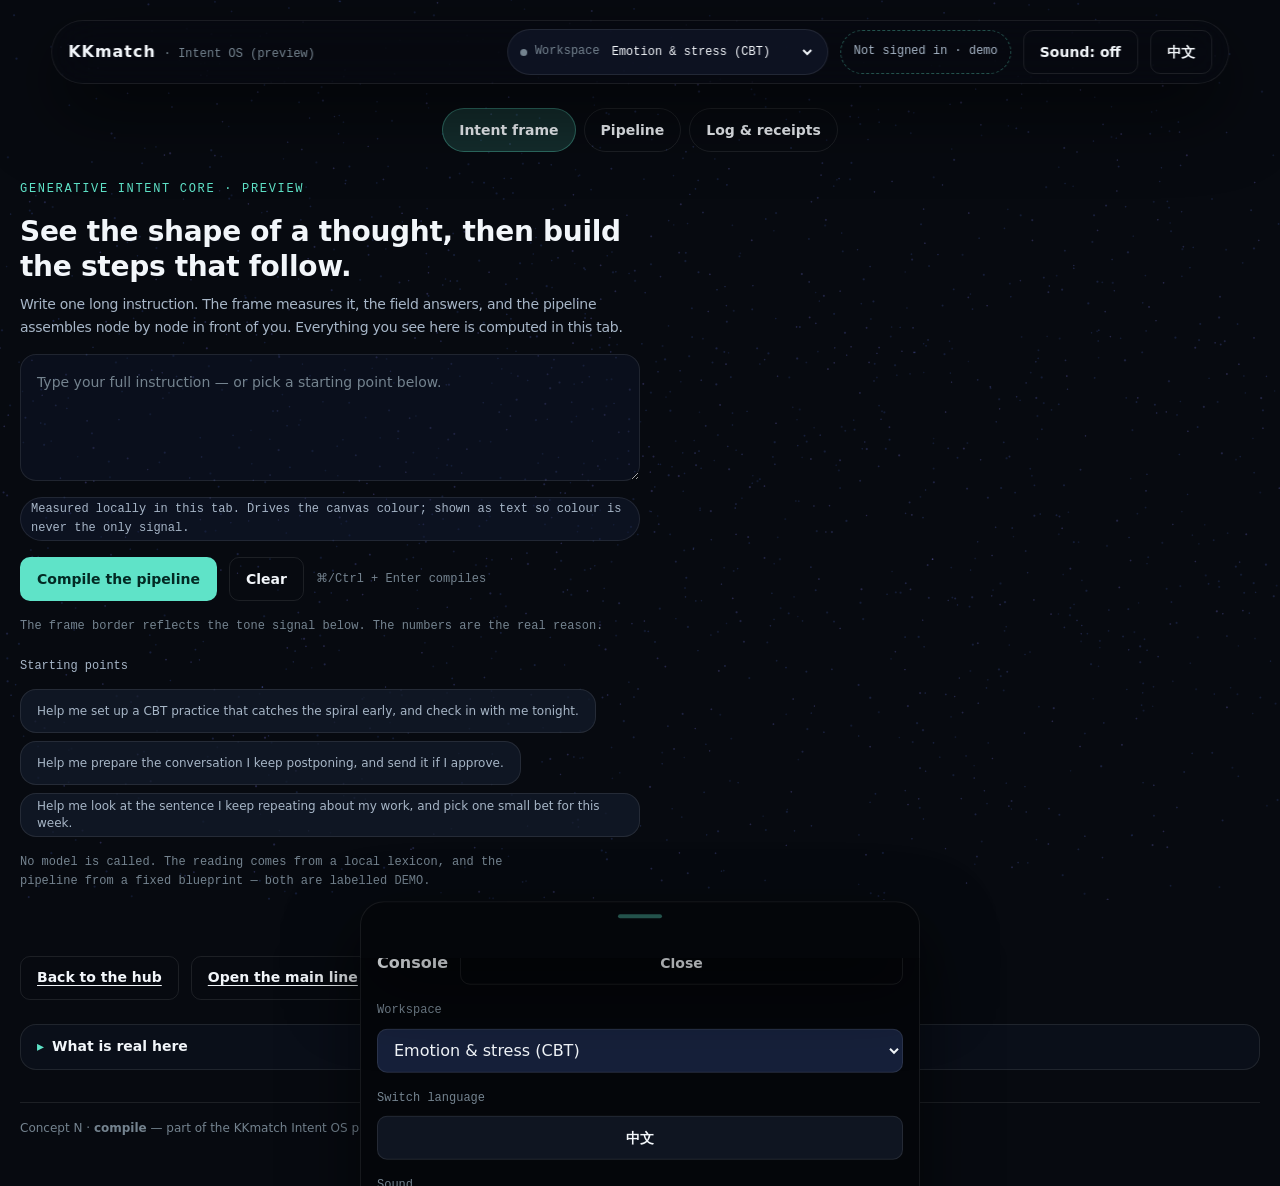
<file: 02-product/preview/intent/compile/index.html>
<!DOCTYPE html>
<html lang="en-US" data-lang="en">
<head>
<meta charset="utf-8">
<meta name="viewport" content="width=device-width, initial-scale=1, viewport-fit=cover">
<meta name="color-scheme" content="dark">
<meta name="robots" content="index, follow">
<link rel="icon" href="data:,">
<title data-i18n="n.docTitle">Intent Frame — KKmatch Intent OS (preview, concept N)</title>
<meta name="description" content="Preview concept N: an instruction is compiled into a dependency graph you can watch assemble. All data is DEMO/SANDBOX.">
<link rel="canonical" href="https://kkmatch.com/v22/preview/intent/compile/">

<link rel="stylesheet" href="../../../assets/css/tokens.css">
<link rel="stylesheet" href="../../../assets/css/base.css">
<link rel="stylesheet" href="../../../assets/css/os.css">
<link rel="stylesheet" href="../../../assets/css/concept-compile.css">
</head>
<body data-concept="compile" data-view="frame" data-field-backend="idle">

<a class="skip-link" href="#stage" data-i18n="n.skip">Skip to the intent frame</a>

<!-- layer 1 · the field. Decoration only, never a click target. -->
<canvas id="field" class="field-canvas" aria-hidden="true"></canvas>
<div class="field-fallback" aria-hidden="true"></div>

<!-- layer 100 · HUD -->
<header class="hud" data-testid="hud"></header>

<div class="shell">
  <nav class="viewnav" data-testid="view-nav" aria-label="Concept views"></nav>
  <!-- layer 10 · the 2D stage -->
  <main class="stage" id="stage" data-testid="stage" tabindex="-1"></main>
</div>

<footer class="footwrap">
  <nav class="footnav" aria-label="Preview links">
    <a class="btn btn--ghost" href="../../../hub/" data-i18n="n.nav.back">Back to the hub</a>
    <a class="btn btn--ghost" href="../anticipate/" data-i18n="n.nav.other">Open the main line</a>
    <a class="btn btn--ghost" href="https://kkmatch.com/" data-i18n="common.home">Back to kkmatch.com</a>
  </nav>
  <details class="boundary" data-testid="boundary">
    <summary data-i18n="boundary.title">What is real here</summary>
    <div class="boundary__body" data-testid="boundary-body"></div>
  </details>
  <p class="footnote">
    Concept N · <strong>compile</strong> — part of the KKmatch Intent OS preview.
    <span data-i18n="common.previewTag">PREVIEW · DEMO DATA</span>
  </p>
</footer>

<!-- overlays -->
<div class="scrim" data-testid="scrim"></div>
<aside class="sheet" data-testid="hud-sheet" data-open="false" role="dialog" aria-modal="false" aria-label="Console"></aside>
<aside class="sheet sheet--confirm" data-testid="confirm-sheet" data-open="false" role="dialog" aria-modal="true"></aside>
<div class="toaster" data-testid="toaster" aria-live="polite"></div>

<noscript>
  <p style="padding:96px 20px;max-width:60ch;margin:0 auto;color:#A7B6C7">
    This preview is a client-side application. It needs JavaScript, and with
    JavaScript off it deliberately shows nothing rather than a fake screen.
  </p>
</noscript>

<script src="../../../assets/vendor/three.min.js" defer></script>
<script src="../../../assets/vendor/gsap.min.js" defer></script>
<script src="../../../assets/js/i18n.js" defer></script>
<script src="../../../assets/js/i18n-shared.js" defer></script>
<script src="../../../assets/js/i18n-compile.js" defer></script>
<script src="../../../assets/js/store.js" defer></script>
<script src="../../../assets/js/adapters.js" defer></script>
<script src="../../../assets/js/field.js" defer></script>
<script src="../../../assets/js/sound.js" defer></script>
<script src="../../../assets/js/os.js" defer></script>
<script src="../../../assets/js/concept-compile.js" defer></script>
</body>
</html>
</file>
<file: 02-product/assets/css/tokens.css>
/* ============================================================================
   KK Intent OS · Design tokens
   Two new concepts sharing one OS shell:
     compile    (N) — 编译之境   : intent -> an assembled 3D pipeline
     anticipate (S) — 先觉之境   : the field answers before you finish typing

   Disciplines honoured here (same bar as the A/B/C/H round):
     - type scale is exactly 6 steps, min 12px, ratio >= 1.25 between neighbours
     - every interactive control is >= 44px tall  (--touch)
     - motion is opt-out  (prefers-reduced-motion)
     - no colour is used as the ONLY carrier of meaning
   ========================================================================== */

:root {
  /* ---- type scale: 6 steps ---- */
  --fs-12: 0.75rem;
  --fs-14: 0.875rem;
  --fs-16: 1rem;
  --fs-20: 1.25rem;
  --fs-28: 1.75rem;
  --fs-44: clamp(2rem, 5.4vw, 2.75rem);

  --lh-tight: 1.14;
  --lh-body: 1.62;

  --f-sans: "Inter", "Noto Sans SC", "PingFang SC", "Microsoft YaHei", system-ui, -apple-system, "Segoe UI", sans-serif;
  --f-mono: "JetBrains Mono", "SFMono-Regular", "Cascadia Mono", Consolas, "Liberation Mono", monospace;

  /* ---- spacing ---- */
  --s-1: 4px;  --s-2: 8px;  --s-3: 12px; --s-4: 16px;
  --s-5: 24px; --s-6: 32px; --s-7: 48px; --s-8: 64px;

  /* ---- radii / elevation ---- */
  --r-s: 10px; --r-m: 16px; --r-l: 24px; --r-full: 999px;
  --shadow-1: 0 1px 2px rgba(0, 0, 0, .3);
  --shadow-2: 0 14px 36px rgba(0, 0, 0, .4);
  --shadow-3: 0 28px 72px rgba(0, 0, 0, .55);

  /* ---- interaction ---- */
  --touch: 44px;
  --focus-w: 2px;
  --dur-fast: 120ms;
  --dur: 200ms;
  --dur-slow: 340ms;
  --ease: cubic-bezier(.22, .61, .36, 1);

  /* ---- OS stacking contract (must match docs/SPEC_*.md §layers) ---- */
  --z-field: 1;    /* bottom WebGL canvas, pointer-events:none                    */
  --z-stage: 10;   /* 2D interaction stage                                        */
  --z-hud: 100;    /* floating frosted HUD bar + account chip                     */
  --z-sheet: 200;  /* modal sheets / drawers                                      */
  --z-toast: 300;  /* boundary / consent toasts                                   */

  /* ---- layout ---- */
  --hud-h: 64px;
  --hud-inset: 20px;
  --gutter: 20px;
  --safe-b: env(safe-area-inset-bottom, 0px);
  --safe-t: env(safe-area-inset-top, 0px);
}

/* ---------------------------------------------------------------------------
   Concept N — compile / 编译之境
   近黑石墨 · 结构靛蓝 · 成果薄荷 · 警戒玫粉（仅用于"情绪警戒信号"语义）
   ------------------------------------------------------------------------ */
[data-concept="compile"] {
  --bg: #070A10;
  --bg-deep: #04060A;
  --surface: rgba(14, 20, 32, .62);
  --surface-2: rgba(20, 28, 44, .72);
  --elev: #16203A;
  --glass: rgba(7, 10, 16, .58);
  --glass-edge: rgba(255, 255, 255, .08);

  --text: #F2F6FA;
  --text-soft: #A7B6C7;
  --text-faint: #74838F;

  --accent: #5FE3C8;        /* mint  — 成果 / 就绪 */
  --accent-ink: #032A24;
  --accent-2: #6274E8;      /* indigo — 结构 / 依存 */
  --signal: #FF5C93;        /* rose  — 警戒信号 ONLY (never decoration) */
  --warn: #F4BE6B;          /* amber — 审批语义 ONLY */

  --line: rgba(255, 255, 255, .09);
  --line-strong: rgba(95, 227, 200, .34);
  --radius-card: 16px;

  /* field shader uniforms, consumed by assets/js/field.js */
  --field-a: #2A3D7A;       /* calm spectrum   */
  --field-b: #FF5C93;       /* alert spectrum  */
}

/* ---------------------------------------------------------------------------
   Concept S — anticipate / 先觉之境
   墨黑 · 雾紫 · 冷青双色调 · 圆润 pill 几何（与 N 的方角结构区分）
   ------------------------------------------------------------------------ */
[data-concept="anticipate"] {
  --bg: #0A0810;
  --bg-deep: #060509;
  --surface: rgba(22, 18, 34, .6);
  --surface-2: rgba(30, 25, 46, .72);
  --elev: #241C3C;
  --glass: rgba(10, 8, 16, .56);
  --glass-edge: rgba(255, 255, 255, .08);

  --text: #F5F2FA;
  --text-soft: #B3AAC6;
  --text-faint: #7C7490;

  --accent: #A78BFA;        /* violet  — 预判 / 先觉 */
  --accent-ink: #170A33;
  --accent-2: #5FE3C8;      /* teal    — 已确认 / 落定 */
  --signal: #FF7A9C;
  --warn: #F4BE6B;

  --line: rgba(255, 255, 255, .09);
  --line-strong: rgba(167, 139, 250, .36);
  --radius-card: 24px;

  --field-a: #4B3A9E;
  --field-b: #FF7A9C;
}

/* Neutral palette for the hub / reference-audit page (no concept bias) */
[data-concept="hub"] {
  --bg: #080B11;
  --bg-deep: #05070B;
  --surface: rgba(18, 24, 34, .66);
  --surface-2: rgba(24, 31, 43, .74);
  --elev: #1B2432;
  --glass: rgba(8, 11, 17, .6);
  --glass-edge: rgba(255, 255, 255, .08);

  --text: #F0F4F8;
  --text-soft: #A6B2C2;
  --text-faint: #74808F;

  --accent: #7FA6F0;
  --accent-ink: #08111F;
  --accent-2: #5FE3C8;
  --signal: #FF7A9C;
  --warn: #F4BE6B;

  --line: rgba(255, 255, 255, .09);
  --line-strong: rgba(127, 166, 240, .38);
  --radius-card: 16px;

  --field-a: #33477F;
  --field-b: #7FA6F0;
}

/* ---------------------------------------------------------------------------
   The long-scroll surface — 意图操作系统 marketing page
   Carries the CHOSEN direction (S · anticipate), so it takes S's palette and
   adds one thing a scrolling document needs that a view-router does not:
   a measured reading column (--read) and a sticky rail height.
   ------------------------------------------------------------------------ */
[data-concept="site"] {
  --bg: #09070F;
  --bg-deep: #050408;
  --surface: rgba(24, 19, 36, .58);
  --surface-2: rgba(33, 27, 50, .74);
  --elev: #241C3C;
  --glass: rgba(9, 7, 15, .66);
  --glass-edge: rgba(255, 255, 255, .08);

  --text: #F5F2FA;
  --text-soft: #B3AAC6;
  --text-faint: #7C7490;

  --accent: #A78BFA;
  --accent-ink: #170A33;
  --accent-2: #5FE3C8;
  --signal: #FF7A9C;
  --warn: #F4BE6B;

  --line: rgba(255, 255, 255, .09);
  --line-strong: rgba(167, 139, 250, .36);
  --radius-card: 24px;

  --field-a: #4B3A9E;
  --field-b: #FF7A9C;

  --read: 66ch;        /* the reading measure for long-form copy */
  --rail-h: 56px;      /* scroll-progress rail */
}
</file>
<file: 02-product/assets/css/base.css>
/* ============================================================================
   KK Intent OS · base layer
   Reset + accessibility floor. No concept-specific rules live here.
   ========================================================================== */

*, *::before, *::after { box-sizing: border-box; }

html, body {
  margin: 0;
  padding: 0;
  background: var(--bg, #070A10);
  color: var(--text, #F2F6FA);
  font-family: var(--f-sans);
  font-size: var(--fs-16);
  line-height: var(--lh-body);
  -webkit-font-smoothing: antialiased;
}

/* ---- touch behaviour: the app contract, stated once ----------------------
   `manipulation` on the root is the intersection baseline for the whole tree
   (touch-action is intersected with every ancestor), so it grants immediate
   tap delivery — no 300 ms double-tap-to-zoom wait — while still allowing
   pan and pinch-zoom. A descendant can only ever narrow this, never widen it,
   so `touch-action: none` on a drag handle keeps working. */
html {
  -webkit-text-size-adjust: 100%;
  text-size-adjust: 100%;
  -webkit-tap-highlight-color: transparent;
  touch-action: manipulation;
}

body {
  min-height: 100vh;
  /* The field canvas is fixed; the OS shell scrolls above it.
     `clip`, not `hidden`: on Chrome `overflow-x: hidden` makes <body> a scroll
     container, and a ScrollTrigger pin then measures position:fixed against the
     wrong box. `clip` refuses the overflow without creating a scroller, so
     <html> stays the only one. */
  overflow-x: clip;
}

/* ---- modal scroll lock ---------------------------------------------------
   A sheet is modal in behaviour, so the page behind it must not move: with the
   document still live, a finger on the sheet's edge drags the whole page and
   that reads as a broken app, not as a sheet.

   Locking by `overflow: hidden` alone would clamp the offset to 0 and jump the
   page to the top, so the body is pinned instead and `top` carries the saved
   offset (set by os.js). Restoring the offset on unlock puts the reader back
   exactly where they were. */
html[data-locked="true"] {
  overflow: hidden;
  overscroll-behavior: none;
}
html[data-locked="true"] body {
  position: fixed;
  left: 0;
  right: 0;
  width: 100%;
  overflow: hidden;
}

/* Independent scrollers must not hand their overscroll to the page. */
.sheet,
.term,
[data-scroll-contain] { overscroll-behavior: contain; }

/* ---- deep links must not land under the fixed bar ------------------------
   Every surface publishes its own bar height as --stick-offset; without this a
   `#section` jump parks the heading behind the glass bar. */
[id] { scroll-margin-top: calc(var(--stick-offset, 96px) + var(--s-4, 16px)); }

h1, h2, h3, p, ul, ol, figure { margin: 0; }
ul, ol { padding: 0; list-style: none; }

a { color: var(--accent); text-decoration-thickness: 1px; text-underline-offset: 3px; }
a:hover { color: var(--text); }

button, input, textarea, select { font: inherit; color: inherit; }

/* ---- visible focus, always ---- */
:focus-visible {
  outline: var(--focus-w) solid var(--accent);
  outline-offset: 2px;
  border-radius: 4px;
}

/* ---- every interactive control clears 44px ---- */
.btn {
  min-height: var(--touch);
  display: inline-flex;
  align-items: center;
  justify-content: center;
  gap: var(--s-2);
  padding: 0 var(--s-4);
  border: 1px solid var(--line);
  border-radius: var(--r-s);
  background: var(--surface-2);
  color: var(--text);
  font-size: var(--fs-14);
  font-weight: 600;
  cursor: pointer;
  transition: background var(--dur) var(--ease), border-color var(--dur) var(--ease), transform var(--dur-fast) var(--ease);
}
.btn:hover { border-color: var(--line-strong); }
.btn:active { transform: translateY(1px); }
.btn[disabled], .btn[aria-disabled="true"] { opacity: .5; cursor: not-allowed; }

.btn--primary {
  background: var(--accent);
  border-color: transparent;
  color: var(--accent-ink);
}
.btn--primary:hover { filter: brightness(1.06); border-color: transparent; }

.btn--ghost { background: transparent; }

/* Footer nav — the way back out of each surface.
   Every item is a .btn, so it already clears 44px; wrapping (not overflowing)
   is what keeps this usable at 320px now that each page carries two links.
   Added in round 7: the two concept pages had no exit at all, so a reader who
   arrived from the homepage could only leave with the browser's Back button. */
.footnav {
  display: flex;
  flex-wrap: wrap;
  gap: var(--s-3);
  margin-bottom: var(--s-5);
}

/* Text links that act as controls still need a 44px hit area. */
.linkbtn {
  min-height: var(--touch);
  display: inline-flex;
  align-items: center;
  padding: 0 var(--s-2);
  background: none;
  border: 0;
  color: var(--accent);
  cursor: pointer;
  text-align: left;
}
.linkbtn:hover { text-decoration: underline; }

/* ---- a11y helpers ---- */
.sr-only {
  position: absolute; width: 1px; height: 1px;
  padding: 0; margin: -1px; overflow: hidden;
  clip: rect(0 0 0 0); clip-path: inset(50%); white-space: nowrap; border: 0;
}
.skip-link {
  position: absolute; left: 50%; top: -100px; transform: translateX(-50%);
  z-index: var(--z-toast);
  background: var(--accent); color: var(--accent-ink);
  padding: var(--s-3) var(--s-4); border-radius: var(--r-s);
  font-size: var(--fs-14); font-weight: 700; text-decoration: none;
  transition: top var(--dur) var(--ease);
}
.skip-link:focus { top: 8px; }

/* ---- shared type utilities ---- */
.eyebrow {
  font-family: var(--f-mono);
  font-size: var(--fs-12);
  letter-spacing: .14em;
  text-transform: uppercase;
  color: var(--accent);
}
.lead { font-size: var(--fs-16); color: var(--text-soft); }
.mono { font-family: var(--f-mono); font-size: var(--fs-12); }

/* ---- reduced motion: kill every transition, the field stops drifting ---- */
@media (prefers-reduced-motion: reduce) {
  *, *::before, *::after {
    animation-duration: .001ms !important;
    animation-iteration-count: 1 !important;
    transition-duration: .001ms !important;
    scroll-behavior: auto !important;
  }
}
</file>
<file: 02-product/assets/css/os.css>
/* ============================================================================
   KK Intent OS · shell  (shared by compile / anticipate / hub)

   Layers, in order (the brief's three migration steps, made explicit):
     step 1  visual mount  ->  .field-canvas          z-index 1
     step 2  HUD rebuild   ->  .hud / .hud-sheet      z-index 100
     step 3  intent frame  ->  .composer              z-index 10
   ========================================================================== */

/* One place decides where the fixed bar starts and where it ends. .hud,
   .viewnav, .shell and .stage all read these two, so no two of them can
   disagree about the band the bar occupies — the classic source of a heading
   hidden behind a glass bar on a notched phone. --safe-t is 0 unless the page
   declares viewport-fit=cover, which every surface now does. */
:root {
  --hud-top: calc(var(--hud-inset) + var(--safe-t));
  --hud-end: calc(var(--hud-top) + var(--hud-h));
  /* --hud-end and --nav-h are overwritten from the live boxes by os.js the
     moment the bar wraps or the nav grows a row. The declarations here are the
     pre-boot values, not the truth. */
  --nav-h: 0px;
  --stick-offset: calc(var(--hud-end) + var(--s-2) + var(--nav-h));
}

/* ---------------------------------------------------------------- 1 · FIELD */
.field-canvas {
  position: fixed;
  inset: 0;
  width: 100vw;
  height: 100vh;
  z-index: var(--z-field);
  pointer-events: none;   /* never eats a click */
  display: block;
}
/* Honest fallback: when WebGL is unavailable we say so, we do not fake it. */
.field-fallback { display: none; }
body[data-field-backend="css-fallback"] .field-canvas { display: none; }
body[data-field-backend="css-fallback"] .field-fallback {
  display: block;
  position: fixed;
  inset: 0;
  z-index: var(--z-field);
  pointer-events: none;
  background:
    radial-gradient(70% 55% at 50% 4%, color-mix(in srgb, var(--field-a) 42%, transparent) 0%, transparent 68%),
    radial-gradient(50% 40% at 82% 88%, color-mix(in srgb, var(--field-b) 22%, transparent) 0%, transparent 70%),
    var(--bg-deep);
}

/* ------------------------------------------------------------------- 2 · HUD */
.hud {
  position: fixed;
  top: var(--hud-top);
  left: 50%;
  transform: translateX(-50%);
  width: min(92vw, 1500px);
  min-height: var(--hud-h);
  z-index: var(--z-hud);
  display: flex;
  align-items: center;
  gap: var(--s-3);
  padding: var(--s-2) var(--s-4);
  border: 1px solid var(--glass-edge);
  border-radius: var(--r-full);
  background: var(--glass);
  -webkit-backdrop-filter: blur(24px) saturate(1.2);
  backdrop-filter: blur(24px) saturate(1.2);
  box-shadow: var(--shadow-3);
}
/* If the engine cannot blur (or the user asked for less transparency) the bar
   must still be readable — opaque fallback, never text over a live canvas. */
@supports not ((backdrop-filter: blur(2px)) or (-webkit-backdrop-filter: blur(2px))) {
  .hud { background: var(--bg-deep); }
}

.hud__brand {
  display: flex;
  align-items: baseline;
  gap: var(--s-2);
  font-weight: 900;
  letter-spacing: .06em;
  font-size: var(--fs-16);
  white-space: nowrap;
}
.hud__brand small {
  font-family: var(--f-mono);
  font-size: var(--fs-12);
  font-weight: 400;
  letter-spacing: 0;
  color: var(--text-faint);
}
.hud__spacer { flex: 1 1 auto; min-width: var(--s-2); }

.hud__group {
  display: flex;
  align-items: center;
  gap: var(--s-2);
  padding: 0 var(--s-3);
  min-height: var(--touch);
  border: 1px solid var(--line);
  border-radius: var(--r-full);
  background: color-mix(in srgb, var(--elev) 46%, transparent);
}
.pulse {
  width: 7px; height: 7px; border-radius: 50%;
  background: var(--accent);
  box-shadow: 0 0 10px var(--accent);
  flex: 0 0 auto;
  animation: pulse 2.4s ease-in-out infinite;
}
.pulse[data-state="idle"] { background: var(--text-faint); box-shadow: none; animation: none; }
.pulse[data-state="busy"] { background: var(--warn); box-shadow: 0 0 10px var(--warn); }
@keyframes pulse { 0%, 100% { opacity: .45; } 50% { opacity: 1; } }

.hud__label { font-family: var(--f-mono); font-size: var(--fs-12); color: var(--text-faint); white-space: nowrap; }

.hud select {
  min-height: var(--touch);
  background: transparent;
  border: 0;
  border-radius: var(--r-s);
  font-family: var(--f-mono);
  font-size: var(--fs-12);
  color: var(--text);
  cursor: pointer;
  max-width: 34ch;
}
.hud select option { background: var(--bg-deep); color: var(--text); }

.hud__account {
  min-height: var(--touch);
  display: inline-flex;
  align-items: center;
  gap: var(--s-2);
  padding: 0 var(--s-3);
  border: 1px dashed var(--line-strong);
  border-radius: var(--r-full);
  background: none;
  color: var(--text-soft);
  font-family: var(--f-mono);
  font-size: var(--fs-12);
  cursor: pointer;
}
.hud__account:hover { color: var(--text); }

/* The compact HUD button only appears on narrow viewports. */
.hud__compact { display: none; }

/* ----------------------------------------------------------------- 3 · STAGE */
.shell {
  position: relative;
  z-index: var(--z-stage);
  padding-top: calc(var(--hud-end) + var(--s-5));
}

/* View nav sits in the flow so it can stick, and keeps 44px targets. It is
   deliberately NOT in the HUD: the brief asks for a quiet bar. */
.viewnav {
  position: sticky;
  top: calc(var(--hud-end) + var(--s-2));
  z-index: 90;
  display: flex;
  flex-wrap: wrap;
  justify-content: center;
  gap: var(--s-2);
  padding: 0 var(--gutter) var(--s-3);
  max-width: 1560px;
  margin: 0 auto;
}
.viewnav .btn { border-radius: var(--r-full); }
.viewnav .btn[aria-current="page"] {
  border-color: var(--line-strong);
  background: color-mix(in srgb, var(--accent) 16%, transparent);
  color: var(--text);
}

.stage {
  position: relative;
  width: 100%;
  max-width: 1560px;
  margin: 0 auto;
  padding: var(--s-4) var(--gutter) calc(var(--s-8) + var(--safe-b));
}
.stage--full {
  min-height: calc(100vh - var(--hud-end) - 160px);
  min-height: calc(100dvh - var(--hud-end) - 160px);
  display: flex;
  align-items: center;
  padding-top: var(--s-5);
}

/* Footer column: same measure as the stage, holds the boundary panel so a
   view re-render can never wipe it. */
.footwrap {
  position: relative;
  z-index: var(--z-stage);
  max-width: 1560px;
  margin: 0 auto;
  padding: 0 var(--gutter) calc(var(--s-7) + var(--safe-b));
}

.card {
  background: var(--surface);
  border: 1px solid var(--line);
  border-radius: var(--radius-card);
  -webkit-backdrop-filter: blur(18px);
  backdrop-filter: blur(18px);
  padding: var(--s-5);
  min-width: 0;
}
.card--flush { padding: 0; overflow: hidden; }

.section { margin-bottom: var(--s-7); }
.section > h2 {
  font-size: var(--fs-20);
  line-height: var(--lh-tight);
  margin-bottom: var(--s-3);
}
.section > p { color: var(--text-soft); max-width: 68ch; }

/* -------------------------------------------------------------- COMPOSER */
.composer { display: flex; flex-direction: column; gap: var(--s-4); }

.composer__frame {
  position: relative;
  border: 1px solid var(--line);
  border-radius: var(--r-m);
  background: color-mix(in srgb, var(--elev) 30%, transparent);
  transition: border-color var(--dur) var(--ease), box-shadow var(--dur) var(--ease);
}
.composer__frame[data-signal="calm"]   { border-color: var(--line-strong); }
.composer__frame[data-signal="alert"]  { border-color: var(--signal); box-shadow: 0 0 28px color-mix(in srgb, var(--signal) 26%, transparent); }
.composer__frame[data-signal="ready"]  { border-color: var(--accent); box-shadow: 0 0 28px color-mix(in srgb, var(--accent) 22%, transparent); }

.composer__input,
.composer__ghost {
  font-family: var(--f-sans);
  font-size: var(--fs-14);
  line-height: 1.65;
  padding: var(--s-4);
  width: 100%;
  white-space: pre-wrap;
  overflow-wrap: break-word;
  word-break: break-word;
}

.composer__input {
  display: block;
  min-height: 116px;
  background: transparent;
  border: 0;
  border-radius: var(--r-m);
  resize: vertical;
  outline: none;
}
.composer__input::placeholder { color: var(--text-faint); }

/* Ghost-text overlay: a real mirror of the textarea's box model so the
   prediction sits exactly where the user will type it. */
.composer__ghost {
  position: absolute;
  inset: 0;
  pointer-events: none;
  color: color-mix(in srgb, var(--text) 24%, transparent);
  overflow: hidden;
}
.composer__ghost[hidden] { display: none; }
.composer__ghost .typed { color: transparent; }
.composer__ghost .tail::after {
  content: "";
  display: inline-block;
  width: 2px; height: 1em;
  margin-left: 2px;
  vertical-align: -2px;
  background: color-mix(in srgb, var(--text) 40%, transparent);
}

.composer__row {
  display: flex;
  flex-wrap: wrap;
  align-items: center;
  gap: var(--s-2) var(--s-3);
}

/* Signal read-out: the visual language is always explained in words too. */
.chips { display: flex; flex-wrap: wrap; gap: var(--s-2); }
.chip {
  display: inline-flex;
  align-items: center;
  gap: 6px;
  min-height: 28px;
  padding: 2px 10px;
  border: 1px solid var(--line);
  border-radius: var(--r-full);
  background: color-mix(in srgb, var(--elev) 40%, transparent);
  font-family: var(--f-mono);
  font-size: var(--fs-12);
  color: var(--text-soft);
}
.chip b { color: var(--text); font-weight: 600; }
.chip[data-tone="accent"] { border-color: var(--line-strong); color: var(--text); }
.chip[data-tone="warn"]   { border-color: color-mix(in srgb, var(--warn) 60%, transparent); color: var(--warn); }
.chip[data-tone="signal"] { border-color: color-mix(in srgb, var(--signal) 60%, transparent); color: var(--signal); }

/* ------------------------------------------------------------- TERMINAL */
.term {
  font-family: var(--f-mono);
  font-size: var(--fs-12);
  line-height: 1.7;
  background: color-mix(in srgb, var(--bg-deep) 78%, transparent);
  border: 1px solid var(--line);
  border-radius: var(--r-s);
  padding: var(--s-4);
  max-height: 260px;
  overflow: auto;
  overflow-wrap: anywhere;
}
.term__line { display: flex; gap: var(--s-2); margin-bottom: 4px; transition: opacity var(--dur) var(--ease); }
.term__line[data-revealed="false"] { opacity: .22; }
.term__mark { flex: 0 0 auto; width: 6ch; color: var(--text-faint); }
.term__line[data-status="ok"]   .term__mark { color: var(--accent); }
.term__line[data-status="demo"] .term__mark { color: var(--warn); }
.term__line[data-status="none"] .term__mark { color: var(--signal); }
.term__text { min-width: 0; color: var(--text-soft); }
.term__line[data-status="ok"] .term__text { color: var(--text); }
.term__empty { color: var(--text-faint); }

/* ------------------------------------------------------------- BOUNDARY */
.boundary { border: 1px solid var(--line); border-radius: var(--r-m); background: var(--surface); }
.boundary > summary {
  min-height: var(--touch);
  display: flex;
  align-items: center;
  gap: var(--s-2);
  padding: 0 var(--s-4);
  cursor: pointer;
  font-size: var(--fs-14);
  font-weight: 600;
  list-style: none;
}
.boundary > summary::-webkit-details-marker { display: none; }
.boundary > summary::before { content: "▸"; color: var(--accent); }
.boundary[open] > summary::before { content: "▾"; }
.boundary__body { padding: 0 var(--s-4) var(--s-4); }
.boundary table { width: 100%; border-collapse: collapse; font-size: var(--fs-12); }
.boundary th, .boundary td {
  text-align: left;
  padding: var(--s-3) var(--s-2);
  border-bottom: 1px solid var(--line);
  vertical-align: top;
  overflow-wrap: anywhere;
}
.boundary th { color: var(--text-faint); font-weight: 600; white-space: nowrap; }
.boundary td { color: var(--text-soft); }
.boundary code { font-family: var(--f-mono); font-size: var(--fs-12); color: var(--text); overflow-wrap: anywhere; }

/* Below the tablet breakpoint a 3-column table cannot fit: capability names
   like `emotion.microexpression` set a min-content floor wider than a 390px
   screen, which made the panel overflow horizontally once it was opened.
   The measured sweep caught it at 320/360/390/430. */
@media (max-width: 719px) {
  .boundary thead { display: none; }
  .boundary tr { display: block; padding: var(--s-3) 0; border-bottom: 1px solid var(--line); }
  .boundary tr:last-child { border-bottom: 0; }
  .boundary th, .boundary td { display: block; border: 0; padding: 1px 0; white-space: normal; }
}

/* ------------------------------------------------------- SHEET / TOASTS */
.sheet {
  position: fixed;
  z-index: var(--z-sheet);
  left: 50%;
  bottom: 0;
  transform: translateX(-50%) translateY(102%);
  width: min(96vw, 560px);
  max-height: 80vh;
  max-height: 80dvh;   /* dvh so a retracting mobile toolbar cannot clip it */
  overflow: auto;
  /* the grab handle below is a touch affordance, not a scroll area */
  touch-action: pan-y;
  padding: var(--s-5) var(--s-4) calc(var(--s-5) + var(--safe-b));
  border: 1px solid var(--glass-edge);
  border-bottom: 0;
  border-radius: var(--r-l) var(--r-l) 0 0;
  background: var(--bg-deep);
  box-shadow: var(--shadow-3);
  transition: transform var(--dur-slow) var(--ease);
}
.sheet--confirm { z-index: calc(var(--z-sheet) + 1); }
.sheet[data-open="true"] { transform: translateX(-50%) translateY(0); }
/* While the finger owns the sheet the transform must track it exactly: a CSS
   transition would lag behind the gesture and feel like lag, not like drag. */
.sheet[data-dragging="true"] { transition: none; }

/* The grab handle is the affordance that says "this thing moves". Without it a
   swipe-to-dismiss is undiscoverable, and a sheet that only closes on a button
   reads as a web panel. */
.sheet::before {
  content: "";
  display: block;
  width: 44px;
  height: 4px;
  margin: calc(var(--s-3) * -1) auto var(--s-4);
  border-radius: var(--r-full);
  background: var(--line-strong);
}
.sheet__head { display: flex; align-items: center; gap: var(--s-3); margin-bottom: var(--s-4); }
.sheet__head h2 { font-size: var(--fs-16); flex: 1 1 auto; }
.sheet__field { display: flex; flex-direction: column; gap: var(--s-2); margin-bottom: var(--s-4); }
.sheet__field > span { font-family: var(--f-mono); font-size: var(--fs-12); color: var(--text-faint); }
.sheet select, .sheet .btn { min-height: var(--touch); width: 100%; }
.sheet select {
  padding: 0 var(--s-3);
  border: 1px solid var(--line);
  border-radius: var(--r-s);
  background: var(--elev);
}
.scrim {
  position: fixed; inset: 0; z-index: calc(var(--z-sheet) - 1);
  background: rgba(0, 0, 0, .58);
  opacity: 0; pointer-events: none;
  transition: opacity var(--dur) var(--ease);
}
.scrim[data-open="true"] { opacity: 1; pointer-events: auto; }

.toaster {
  position: fixed;
  z-index: var(--z-toast);
  left: 50%; bottom: calc(var(--s-5) + var(--safe-b));
  transform: translateX(-50%);
  width: min(92vw, 620px);
  display: flex; flex-direction: column; gap: var(--s-2);
  pointer-events: none;
}
.toast {
  pointer-events: auto;
  border: 1px solid var(--line-strong);
  border-left: 3px solid var(--warn);
  border-radius: var(--r-s);
  background: var(--bg-deep);
  box-shadow: var(--shadow-2);
  padding: var(--s-3) var(--s-4);
  font-size: var(--fs-14);
}
.toast[data-tone="ok"] { border-left-color: var(--accent); }
.toast[data-tone="deny"] { border-left-color: var(--signal); }
.toast strong { display: block; font-size: var(--fs-12); font-family: var(--f-mono); color: var(--text-faint); margin-bottom: 2px; }

/* -------------------------------------------------------------- FOOTNOTE */
.footnote {
  margin-top: var(--s-6);
  padding-top: var(--s-4);
  border-top: 1px solid var(--line);
  color: var(--text-faint);
  font-size: var(--fs-12);
}
.footnote a { color: var(--text-soft); }

/* ======================================================= RESPONSIVE (9 stops)
   320 / 360 / 390 / 430 / 600 / 768 / 1024 / 1280 / 1600 — zero overflow.
   ======================================================================== */
@media (max-width: 1023px) {
  .hud { width: min(94vw, 1500px); }
  .hud__quiet { display: none; }        /* decorative labels only */
}

@media (max-width: 719px) {
  :root { --hud-h: 56px; --hud-inset: 12px; --gutter: 16px; }
  .hud { border-radius: var(--r-l); padding: var(--s-1) var(--s-3); }
  .hud__group, .hud__account { display: none; }   /* collapse into the sheet */
  /* A phone header is ONE row. The wordmark keeps its name and drops the
     decorative suffix, and Sound / Language leave the bar — but they are not
     removed: both live in the console sheet one tap away, which already
     carries sound-btn-mobile and lang-btn-mobile. That is the same move the
     scenario group and the account chip above already make.

     Keeping them forced a second row (measured: the bar was 110px tall at
     390px and 122px at 430px, and at 430 the sticky view nav was placed at
     92px — i.e. underneath it). Hiding the two buttons puts the bar back on
     one line at every width down to 320px. */
  .hud__brand small { display: none; }
  .hud > [data-testid="sound-btn"],
  .hud > [data-testid="lang-btn"] { display: none; }
  .hud__compact { display: inline-flex; margin-left: auto; }
  .stage { padding-top: calc(var(--hud-end) + var(--s-5)); }
  .card { padding: var(--s-4); }
  .core-title { font-size: var(--fs-28) !important; }
}

@media (max-width: 430px) {
  :root { --gutter: 14px; }
}

/* 200% text zoom (WCAG 1.4.4): nothing may clip or overlap. At that size the
   bar legitimately needs two rows — and that is now safe, because os.js
   measures the bar's real bottom into --hud-end, so .shell and .viewnav follow
   it instead of a token that assumed one row. */
@media (min-resolution: 1dppx) and (max-width: 640px) {
  .hud { flex-wrap: wrap; }
}

/* Forced colours / high contrast: keep the OS legible without glass. */
@media (forced-colors: active) {
  .hud, .card, .sheet, .term { background: Canvas; border-color: CanvasText; }
}

/* Transparency-killing preferences must not cost readability. */
@media (prefers-reduced-transparency: reduce) {
  .hud, .card, .term, .composer__frame { background: var(--bg-deep); backdrop-filter: none; }
}

/* Print: the field is decoration, drop it. */
@media print {
  .field-canvas, .field-fallback, .hud, .scrim, .toaster { display: none !important; }
}
</file>
<file: 02-product/assets/css/hub.css>
/* ============================================================================
   KK Intent OS · hub page
   ========================================================================== */

.hub-top {
  position: sticky;
  top: 0;
  z-index: var(--z-hud);
  display: flex;
  /* Safety valve, not the layout. The bar is built to hold one row down to
     320 px (icon-only actions below), and `flex-wrap` is kept so a freak long
     translation degrades to a second row instead of pushing the layout
     viewport wider than the device — an un-wrappable row does not get
     narrower, it renders the whole page zoomed out. The gate asserts one row
     at every tested width, so a wrap is now a detected failure rather than a
     silent degradation. */
  flex-wrap: wrap;
  align-items: center;
  gap: var(--s-2) var(--s-3);
  padding: var(--s-3) var(--gutter);
  border-bottom: 1px solid var(--line);
  background: var(--glass);
  -webkit-backdrop-filter: blur(20px);
  backdrop-filter: blur(20px);
}
@supports not ((backdrop-filter: blur(2px)) or (-webkit-backdrop-filter: blur(2px))) {
  .hub-top { background: var(--bg-deep); }
}
/* App-bar title. It is the only grower and it truncates — that is what lets
   the trailing actions stay put instead of wrapping. It must never win the
   tug-of-war: a title that pushes a control off the edge is the bug this
   replaced, so it gives up width first and stops being the flex-grow target.

   `flex-basis: 0` is load-bearing, not cosmetic. With `flex-wrap: wrap`, the
   line-breaking pass assigns items to lines using their *hypothetical* main
   sizes, before any shrinking happens. A title whose basis is its content
   width therefore claims a whole line by itself and pushes every action onto
   a second row — measured: 2 rows at 320 px with a 380-character wordmark,
   even though the title was ultimately truncated to 292 px anyway. Giving the
   title a zero basis makes it fit alongside the actions on the first pass and
   then grow into whatever is left. The separate spacer this replaced is gone:
   with the title growing, a spacer only added two more 12 px gaps. */
.hub-top__brand {
  font-weight: 900;
  letter-spacing: .06em;
  font-size: var(--fs-14);
  flex: 1 1 0;
  min-width: 0;
  white-space: nowrap;
  overflow: hidden;
  text-overflow: ellipsis;
}
.hub-top__brand small { font-family: var(--f-mono); font-weight: 400; font-size: var(--fs-12); color: var(--text-faint); letter-spacing: 0; }

/* ------------------------------------------------------------ app-bar actions
   Material 3 puts utility actions in icon buttons of at least 48 dp; Apple's
   HIG asks for 44 pt. 44 px is the stricter of the two that this codebase
   already treats as its floor (`--touch`), so the phone form is a 44x44 icon
   button and the desktop form is the same button with its text label showing.

   The visible label is a real element rather than a hidden string, for two
   reasons: the accessible name comes from aria-label (via data-i18n-aria) so
   it survives the text being hidden, and hub.js can rewrite the *state* text
   without erasing the icon — it used to assign textContent straight onto the
   button, which wipes every child. */
.iconbtn { gap: 6px; }
.iconbtn .ic { display: inline-flex; width: 20px; height: 20px; flex: 0 0 auto; }
.iconbtn .ic > svg { width: 100%; height: 100%; display: block; }
.iconbtn__s { display: none; }                       /* compact label, phone only */
/* sound: exactly one of the two glyphs is ever painted */
.iconbtn[data-sound="off"] .ic__on { display: none; }
.iconbtn[data-sound="on"] .ic__off { display: none; }

.hub {
  max-width: 1080px;
  margin: 0 auto;
  padding: var(--s-7) var(--gutter) var(--s-8);
}
.hub h1 { font-size: var(--fs-28); line-height: 1.26; letter-spacing: -0.01em; }
.hub h2 { font-size: var(--fs-20); line-height: var(--lh-tight); }
.hub h3 { font-size: var(--fs-16); }
.hub p { color: var(--text-soft); max-width: 74ch; }
.hub .lead { font-size: var(--fs-16); }

/* min(320px, 100%) — a bare 320px floor is a floor *below* a 360/390 px
   viewport once the gutters are subtracted, and any grid whose track floor is
   wider than the container overflows instead of shrinking. */
.hub-cards { display: grid; grid-template-columns: repeat(auto-fit, minmax(min(320px, 100%), 1fr)); gap: var(--s-4); }
.hub-card { display: flex; flex-direction: column; gap: var(--s-3); }
.hub-card h3 { font-size: var(--fs-20); }
.hub-card ul { display: flex; flex-direction: column; gap: 6px; }
.hub-card li { font-size: var(--fs-12); color: var(--text-soft); display: flex; gap: var(--s-2); }
.hub-card li::before { content: "→"; color: var(--accent); }
.hub-card .btn { align-self: flex-start; }

.audit { display: flex; flex-direction: column; gap: var(--s-3); }
.audit-head { display: flex; flex-wrap: wrap; align-items: center; gap: var(--s-2); margin-bottom: var(--s-3); }
.audit-head h3 { flex: 1 1 auto; }
.kv { display: grid; grid-template-columns: 148px minmax(0, 1fr); gap: var(--s-2) var(--s-4); padding: var(--s-2) 0; border-top: 1px solid var(--line); }
.kv__k { font-family: var(--f-mono); font-size: var(--fs-12); color: var(--text-faint); }
.kv__v { font-size: var(--fs-12); color: var(--text-soft); }
.kv__v strong { color: var(--text); }

.duo { display: grid; grid-template-columns: repeat(auto-fit, minmax(min(300px, 100%), 1fr)); gap: var(--s-4); }
.duo ul { display: flex; flex-direction: column; gap: var(--s-2); }
.duo li { font-size: var(--fs-12); color: var(--text-soft); display: flex; gap: var(--s-2); }
.duo li::before { content: "·"; color: var(--accent); flex: 0 0 auto; }
.duo--drop li::before { color: var(--signal); }

.split { width: 100%; border-collapse: collapse; font-size: var(--fs-12); }
.split th, .split td { text-align: left; padding: var(--s-3); border-bottom: 1px solid var(--line); vertical-align: top; }
.split th { font-family: var(--f-mono); color: var(--text-faint); font-weight: 600; }
.split td { color: var(--text-soft); }
.split td:first-child { color: var(--text-faint); font-family: var(--f-mono); white-space: nowrap; }

.chip[data-verdict="falsified"] { border-color: color-mix(in srgb, var(--signal) 62%, transparent); color: var(--signal); }
.chip[data-verdict="unverified"] { border-color: color-mix(in srgb, var(--warn) 62%, transparent); color: var(--warn); }
.chip[data-verdict="partial"] { border-color: var(--line-strong); color: var(--text); }

@media (max-width: 719px) {
  /* Single-row app bar. The wordmark's suffix goes first, then the action
     labels — but only the labels: every control stays on screen, which is the
     difference between this and hiding one to make the row fit. */
  .hub-top__brand small { display: none; }
  .hub-top .iconbtn { width: 44px; min-width: 44px; padding: 0; gap: 0; }
  .hub-top .iconbtn__t { display: none; }
  /* The language action keeps a compact visible code: a bare globe would show
     no state at all, and this is a two-state toggle whose whole job is to say
     what you would get if you pressed it. It stays at the 12px type floor —
     an 11px version was written first and the type-floor assertion caught it,
     which is the assertion doing its job. */
  .hub-top .iconbtn--code { gap: 3px; }
  .hub-top .iconbtn--code .ic { width: 15px; height: 15px; }
  .hub-top .iconbtn--code .iconbtn__s { display: inline; font-size: var(--fs-12); font-weight: 700; letter-spacing: 0; }
  .kv { grid-template-columns: minmax(0, 1fr); gap: 2px; }
  .kv__k { margin-top: var(--s-2); }
  .split thead { display: none; }
  .split tr { display: block; margin-bottom: var(--s-4); }
  .split td { display: block; border: 0; padding: 2px 0; }
  .split td:first-child { white-space: normal; margin-bottom: 6px; }
}

/* ------------------------------------------------- the five decisions table */
/* Same table as the concept split, but the answer cell carries a second line.
   Kept to three columns on purpose: a fourth "checked by" column with prose
   in it is unreadable at 1024px, so the evidence line lives under the answer. */
[data-testid="hub-decisions"] .split td:nth-child(2) { color: var(--text); }.dec-where {
  margin: var(--s-3) 0 0;
  padding-top: var(--s-2);
  border-top: 1px dashed var(--line);
  font-family: var(--f-mono);
  font-size: var(--fs-12);
  color: var(--text-faint);
}
.dec-where span:first-child::after { content: ":"; }
.dec-where span:first-child { color: var(--text-soft); margin-right: 2px; }

.hub-card[data-status="chosen"] { border-color: var(--line-strong); }
.hub-card[data-status="frozen"] { opacity: .86; }
</file>
<file: 02-product/assets/css/concept-site.css>
/* ============================================================================
   意图操作系统 · long-scroll surface

   This file is the FIRST consumer of ScrollTrigger in the project, so it is
   also where the "is this even a scrolling page?" question gets answered:
   yes — a marketing document is a scroll, and that is the only reason the
   dependency is here (see docs/DECISIONS.md §4).

   Two rules that shape everything below:

   1. CONTENT IS VISIBLE WITHOUT JS.
      Every reveal is expressed as `[data-st="on"] .reveal { opacity: 0 ... }`.
      With no ScrollTrigger, no JS, or reduced motion, `data-st` is never set
      to "on", the hidden state never applies, and the whole page reads
      normally. A marketing page that is blank when a script fails is a bug
      we can avoid at the CSS layer instead of by remembering to handle it.

   2. THE PINNED SEQUENCE DEGRADES INTO A LIST.
      The four steps are one `<ol>`. Pinned, ScrollTrigger scrubs a highlight
      through them. Unpinned, every step is simply visible and legible.
   ========================================================================== */

/* --------------------------------------------------------------- progress */
/* base.css already clips overflow-x on <body>; this restates it for the one
   page that pins. `clip` matters here specifically: with `hidden` Chrome makes
   <body> a scroll container and ScrollTrigger then measures the pinned
   position:fixed box against the wrong element. Same overflow refused, no
   scroll container created, pins measure the viewport again. */
body[data-concept="site"] { overflow-x: clip; }

/* base.css publishes --stick-offset from the OS HUD tokens; this page has no
   HUD, it has a rail. Note the scope: --rail-h is declared on the CONCEPT
   scope in tokens.css, not on :root, so a :root declaration here would fail to
   resolve and silently fall back to base.css's 96px guess. */
[data-concept="site"] { --stick-offset: calc(var(--rail-h) + var(--safe-t)); }

.st-rail {
  position: fixed;
  inset: 0 0 auto 0;
  height: calc(var(--rail-h) + var(--safe-t));
  z-index: var(--z-hud);
  pointer-events: none;
  display: flex;
  align-items: center;
  padding: var(--safe-t) var(--gutter) 0;
  gap: var(--s-3);
  background: linear-gradient(to bottom, rgba(5, 4, 8, .86), rgba(5, 4, 8, 0));
}
.st-rail__brand {
  font-size: var(--fs-16);
  font-weight: 600;
  letter-spacing: .01em;
  color: var(--text);
}
/* The rail is an overlay, so it stays inert by default — but `pointer-events`
   is inherited, and that made every control in it dead: Sound and the language
   switch could not be tapped at all (a real `locator.tap()` timed out after
   4 s). Only the interactors are re-armed; the spacer and the progress track
   stay transparent to clicks. */
.st-rail__brand,
.st-rail button,
.st-rail a,
.st-rail select { pointer-events: auto; }
/* <small> defaults to 0.833em, which put this at 11.67px — below the project's
   own 12px floor. The floor wins over the browser default. */
.st-rail__brand small { color: var(--text-faint); font-weight: 400; font-size: var(--fs-12); }
.st-rail__spacer { flex: 1 1 auto; }
.st-rail__spacer, .st-rail > * { position: relative; z-index: 1; }
.st-rail__track {
  position: absolute;
  left: 0; right: 0; bottom: 0;
  height: 2px;
  background: var(--line);
}
.st-rail__bar {
  height: 100%;
  width: 0%;
  background: linear-gradient(90deg, var(--accent), var(--accent-2));
  transform-origin: 0 50%;
}

/* ------------------------------------------------------------------- shell */
.st-main {
  position: relative;
  z-index: var(--z-stage);
  max-width: 1180px;
  margin: 0 auto;
  padding: calc(var(--rail-h) + var(--safe-t) + var(--s-7)) var(--gutter) calc(var(--s-8) + var(--safe-b));
}

.st-sec {
  position: relative;
  padding: var(--s-8) 0;
  border-top: 1px solid var(--line);
}
.st-sec:first-of-type { border-top: 0; }
.st-sec__eyebrow {
  font-family: var(--f-mono);
  font-size: var(--fs-12);
  letter-spacing: .1em;
  text-transform: uppercase;
  color: var(--text-faint);
  display: block;
  margin-bottom: var(--s-3);
}
.st-sec h2 {
  font-size: var(--fs-28);
  line-height: var(--lh-tight);
  margin: 0 0 var(--s-4);
  max-width: var(--read);
}
.st-sec p {
  max-width: var(--read);
  color: var(--text-soft);
  line-height: var(--lh-body);
  margin: 0 0 var(--s-4);
}
.st-sec p:last-child { margin-bottom: 0; }

/* -------------------------------------------------------------------- hero */
.st-hero { padding-top: var(--s-6); }
.st-hero h1 {
  font-size: var(--fs-44);
  line-height: var(--lh-tight);
  margin: 0 0 var(--s-4);
  max-width: 22ch;
}
.st-hero h1 .sub {
  display: block;
  font-size: var(--fs-20);
  font-weight: 400;
  color: var(--text-soft);
  margin-top: var(--s-3);
  max-width: var(--read);
}
.st-hero__lede {
  font-size: var(--fs-16);
  color: var(--text-soft);
  max-width: var(--read);
  line-height: var(--lh-body);
  margin: 0 0 var(--s-5);
}
.st-hero__cta { display: flex; flex-wrap: wrap; gap: var(--s-3); margin-bottom: var(--s-5); }

/* the one live thing above the fold — and it is the real adapter */
.st-demo {
  border: 1px solid var(--line-strong);
  background: var(--surface);
  border-radius: var(--radius-card);
  padding: var(--s-4);
  backdrop-filter: blur(14px);
  max-width: 760px;
}
.st-demo__label {
  font-family: var(--f-mono);
  font-size: var(--fs-12);
  color: var(--text-faint);
  display: block;
  margin-bottom: var(--s-2);
}
.st-demo__frame { position: relative; }
.st-demo__ghost {
  position: absolute;
  inset: 0;
  padding: 12px 14px;
  font: inherit;
  font-size: var(--fs-16);
  line-height: var(--lh-body);
  white-space: pre-wrap;
  word-break: break-word;
  pointer-events: none;
  overflow: hidden;
}
.st-demo__ghost .typed { color: var(--text); }
.st-demo__ghost .tail { color: var(--accent); opacity: .78; }
.st-demo__row { display: flex; flex-wrap: wrap; gap: var(--s-2); align-items: center; margin-top: var(--s-3); }
.st-demo__out {
  font-family: var(--f-mono);
  font-size: var(--fs-12);
  color: var(--text-faint);
  margin-top: var(--s-2);
}

/* --------------------------------------------------------------- the steps */
.st-steps { list-style: none; margin: 0; padding: 0; counter-reset: st; }
.st-step {
  counter-increment: st;
  display: grid;
  grid-template-columns: 44px 1fr;
  gap: var(--s-4);
  padding: var(--s-4) 0;
  border-top: 1px solid var(--line);
  transition: opacity var(--dur) var(--ease), border-color var(--dur) var(--ease);
}
.st-step:first-child { border-top: 0; }
.st-step::before {
  content: counter(st, decimal-leading-zero);
  font-family: var(--f-mono);
  font-size: var(--fs-20);
  color: var(--text-faint);
  line-height: 1.2;
}
.st-step h3 { font-size: var(--fs-16); margin: 0 0 var(--s-2); }
.st-step p { margin: 0; color: var(--text-soft); font-size: var(--fs-14); max-width: var(--read); }
/* The scrubbed state. Only ever set while the pin is active. */
[data-st="on"] .st-step[data-active="true"] { border-color: var(--line-strong); }
[data-st="on"] .st-step[data-active="true"]::before { color: var(--accent); }

.st-pin { position: relative; }

/* ------------------------------------------------------------ reveal rules */
/* Hidden states exist ONLY under [data-st="on"] — that is the no-JS contract. */
[data-st="on"] .reveal {
  opacity: 0;
  transform: translate3d(0, 18px, 0);
  transition: opacity 620ms var(--ease), transform 620ms var(--ease);
}
[data-st="on"] .reveal[data-revealed="true"] {
  opacity: 1;
  transform: translate3d(0, 0, 0);
}

/* --------------------------------------------------------------- the grid */
.st-grid {
  display: grid;
  grid-template-columns: repeat(auto-fit, minmax(min(100%, 260px), 1fr));
  gap: var(--s-4);
}
.st-card {
  border: 1px solid var(--line);
  background: var(--surface);
  border-radius: var(--radius-card);
  padding: var(--s-4);
}
.st-card h3 { font-size: var(--fs-16); margin: 0 0 var(--s-3); }
.st-card p { font-size: var(--fs-14); margin: 0; }
.st-card--warn { border-color: rgba(244, 190, 107, .34); }

/* ------------------------------------------------------------- the contract */
.st-contract { border-collapse: collapse; width: 100%; font-size: var(--fs-14); }
.st-contract th, .st-contract td {
  text-align: left;
  padding: var(--s-3) var(--s-3) var(--s-3) 0;
  border-bottom: 1px solid var(--line);
  vertical-align: top;
}
.st-contract th { font-weight: 600; color: var(--text); }
.st-contract td { color: var(--text-soft); }
/* The weights column prints a JSON object. Without a break opportunity that is
   one 60-character unbreakable token, and it pushed the table 125px past the
   viewport at 320px. `anywhere` gives it somewhere to wrap. */
.st-contract code { color: var(--accent-2); overflow-wrap: anywhere; }

/* -------------------------------------------------------------- footer nav */
.st-foot {
  display: flex;
  flex-wrap: wrap;
  gap: var(--s-3);
  padding-top: var(--s-6);
  border-top: 1px solid var(--line);
}
.st-fineprint {
  color: var(--text-faint);
  font-size: var(--fs-12);
  font-family: var(--f-mono);
  max-width: var(--read);
  margin-top: var(--s-4);
}

/* ------------------------------------------------------------------ mobile */
@media (max-width: 719px) {
  .st-step { grid-template-columns: 34px 1fr; gap: var(--s-3); }
  .st-hero h1 { max-width: none; }
  .st-contract thead { display: none; }
  .st-contract tr { display: block; padding: var(--s-3) 0; border-bottom: 1px solid var(--line); }
  .st-contract tr:last-child { border-bottom: 0; }
  .st-contract th, .st-contract td { display: block; border: 0; padding: 1px 0; white-space: normal; }
}

/* Reduced motion: ScrollTrigger is not created at all, and even if a stale
   `data-st` survived, nothing here animates. */
@media (prefers-reduced-motion: reduce) {
  [data-st="on"] .reveal,
  [data-st="on"] .reveal[data-revealed="true"] { opacity: 1; transform: none; transition: none; }
  .st-step { transition: none; }
}
</file>
<file: 02-product/assets/css/concept-anticipate.css>
/* ============================================================================
   KK Intent OS · concept S — anticipate / 先觉之境
   Rounded geometry, drifting cards, a prediction you can argue with.
   ========================================================================== */

.s-field {
  width: min(100%, 720px);
  margin: 0 auto;
  display: flex;
  flex-direction: column;
  gap: var(--s-4);
}
.s-title {
  font-size: var(--fs-28);
  line-height: 1.24;
  letter-spacing: -0.01em;
  font-weight: 800;
}
.s-title span { display: block; }
.s-title .sub {
  margin-top: var(--s-2);
  font-size: var(--fs-14);
  font-weight: 400;
  line-height: var(--lh-body);
  color: var(--text-soft);
}

/* ---- the prediction panel ---- */
.s-predict {
  border: 1px solid var(--line);
  border-radius: var(--r-l);
  background: var(--surface);
  padding: var(--s-4);
  display: none;
  flex-direction: column;
  gap: var(--s-3);
}
.s-predict[data-show="true"] { display: flex; }
.s-predict__head { display: flex; flex-wrap: wrap; align-items: center; gap: var(--s-2); }
.s-basis { display: flex; flex-direction: column; gap: 4px; }
.s-basis li {
  font-size: var(--fs-12);
  color: var(--text-soft);
  display: flex;
  gap: var(--s-2);
}
.s-basis li::before { content: "·"; color: var(--accent); }
.s-basis-title { font-family: var(--f-mono); font-size: var(--fs-12); color: var(--text-faint); }
.s-meter {
  height: 6px;
  border-radius: var(--r-full);
  background: color-mix(in srgb, var(--text) 12%, transparent);
  overflow: hidden;
}
.s-meter > i { display: block; height: 100%; background: var(--accent); width: 0; }

/* ---- orbit board ---- */
.s-board {
  position: relative;
  min-height: 480px;
  border: 1px solid var(--line);
  border-radius: var(--r-l);
  background:
    radial-gradient(60% 50% at 30% 20%, color-mix(in srgb, var(--accent) 10%, transparent) 0%, transparent 70%),
    color-mix(in srgb, var(--bg-deep) 60%, transparent);
  overflow: hidden;
}
.s-card {
  position: absolute;
  top: 0; left: 0;
  width: 252px;
  padding: var(--s-4);
  border: 1px solid var(--line);
  border-radius: var(--r-l);
  background: var(--surface-2);
  -webkit-backdrop-filter: blur(14px);
  backdrop-filter: blur(14px);
  box-shadow: var(--shadow-2);
  will-change: transform;
  touch-action: none;
}
.s-card[data-parked="true"] { opacity: .52; border-style: dashed; }
.s-card[data-confirmed="true"] { border-color: var(--accent); border-left: 3px solid var(--accent); }
.s-card[data-dragging="true"] { box-shadow: var(--shadow-3); cursor: grabbing; z-index: 5; }
.s-card__text { font-size: var(--fs-14); line-height: 1.5; }
.s-card__meta { display: flex; flex-wrap: wrap; gap: 6px; margin-top: var(--s-2); }
.s-card__acts { display: flex; gap: var(--s-2); margin-top: var(--s-3); }
.s-card__acts .btn { flex: 1 1 auto; font-size: var(--fs-12); padding: 0 var(--s-2); }
.s-dock {
  display: flex;
  flex-wrap: wrap;
  align-items: center;
  gap: var(--s-2) var(--s-3);
  margin-bottom: var(--s-3);
}
.s-hint { font-size: var(--fs-12); color: var(--text-faint); }

/* List mode: identical DOM, motion off, nothing hidden. */
.s-board[data-mode="list"] { min-height: 0; padding: var(--s-3); }
.s-board[data-mode="list"] .s-card {
  position: static;
  transform: none !important;
  width: auto;
  margin-bottom: var(--s-2);
  box-shadow: none;
}
.s-board[data-mode="list"] .s-card__acts { flex-wrap: wrap; }

/* ---- ledger ---- */
.s-ledger { display: grid; grid-template-columns: repeat(auto-fit, minmax(300px, 1fr)); gap: var(--s-4); align-items: start; }
.s-col { display: flex; flex-direction: column; gap: var(--s-2); }
.s-row {
  border: 1px solid var(--line);
  border-radius: var(--r-s);
  padding: var(--s-3);
  background: color-mix(in srgb, var(--elev) 28%, transparent);
}
.s-row__head { display: flex; flex-wrap: wrap; align-items: center; gap: var(--s-2); }
.s-row__body { font-size: var(--fs-12); color: var(--text-soft); margin-top: 4px; overflow-wrap: anywhere; }
.s-empty { font-size: var(--fs-12); color: var(--text-faint); }
.s-bar {
  display: flex; align-items: center; gap: var(--s-2);
  font-family: var(--f-mono); font-size: var(--fs-12);
}
.s-bar > i {
  display: block; height: 6px; border-radius: var(--r-full);
  background: var(--accent-2); min-width: 2px;
}

@media (max-width: 719px) {
  .s-board { min-height: 640px; }
  .s-card { width: min(76vw, 252px); }
}
</file>
<file: 02-product/assets/css/concept-compile.css>
/* ============================================================================
   KK Intent OS · concept N — compile / 编译之境
   Reference debts (all of them are patterns, none of them is a copy):
     .n-console   the "one question, one frame" opening
     .n-rail      a terminal-style compile log with real progress, not a video
     .n-node      staggered assembly of a dependency graph
   ========================================================================== */

/* ------------------------------------------------------------------ frame */
.n-console {
  width: min(100%, 660px);
  margin: 0 auto;
  display: flex;
  flex-direction: column;
  gap: var(--s-4);
}
.n-core-title {
  font-size: var(--fs-28);
  line-height: 1.24;
  letter-spacing: -0.01em;
  font-weight: 800;
}
.n-core-title span { display: block; }
.n-core-title .sub {
  margin-top: var(--s-2);
  font-size: var(--fs-14);
  font-weight: 400;
  line-height: var(--lh-body);
  color: var(--text-soft);
}
.n-frame-meta {
  display: flex;
  flex-wrap: wrap;
  align-items: center;
  gap: var(--s-2) var(--s-3);
}
.n-err {
  display: none;
  align-items: center;
  gap: var(--s-2);
  font-size: var(--fs-12);
  color: var(--signal);
}
.n-err[data-show="true"] { display: flex; }
.n-seeds { display: flex; flex-wrap: wrap; gap: var(--s-2); }
.n-seed {
  max-width: 100%;
  min-height: var(--touch);
  text-align: left;
  white-space: normal;
  line-height: 1.4;
  font-weight: 400;
  font-size: var(--fs-12);
  color: var(--text-soft);
  border-radius: var(--r-m);
}
.n-seed:hover { color: var(--text); }
.n-result {
  border-top: 1px solid var(--line);
  padding-top: var(--s-4);
  display: none;
}
.n-result[data-show="true"] { display: block; }

/* --------------------------------------------------------------- pipeline */
.n-pipe {
  display: grid;
  grid-template-columns: minmax(0, 1.35fr) minmax(0, 1fr);
  gap: var(--s-5);
  align-items: start;
}
.n-rail { display: flex; flex-direction: column; gap: var(--s-2); }
.n-node {
  display: grid;
  grid-template-columns: 30px minmax(0, 1fr) auto;
  align-items: start;
  gap: var(--s-3);
  padding: var(--s-3);
  border: 1px solid var(--line);
  border-left: 3px solid var(--line-strong);
  border-radius: var(--r-s);
  background: color-mix(in srgb, var(--elev) 34%, transparent);
  transition: border-color var(--dur) var(--ease), background var(--dur) var(--ease);
}
.n-node[data-state="done"] { border-left-color: var(--accent); background: color-mix(in srgb, var(--accent) 10%, transparent); }
.n-node[data-state="blocked"] { border-left-color: var(--text-faint); opacity: .72; }
.n-node[data-approval="true"] { border-top: 1px dashed color-mix(in srgb, var(--warn) 60%, transparent); }
.n-node[data-selected="true"] { outline: var(--focus-w) solid var(--accent); outline-offset: 1px; }
.n-node__idx {
  font-family: var(--f-mono);
  font-size: var(--fs-12);
  color: var(--text-faint);
  padding-top: 2px;
}
.n-node__title { font-size: var(--fs-14); font-weight: 650; }
.n-node__detail { font-size: var(--fs-12); color: var(--text-soft); margin-top: 2px; }
.n-node__meta { display: flex; flex-wrap: wrap; gap: 6px; margin-top: var(--s-2); }
.n-node__acts { display: flex; gap: var(--s-2); }
.n-node__acts .btn { font-size: var(--fs-12); padding: 0 var(--s-3); }
.n-pipe-side { display: flex; flex-direction: column; gap: var(--s-4); }
.n-inspector-row {
  display: flex;
  justify-content: space-between;
  gap: var(--s-3);
  padding: var(--s-2) 0;
  border-bottom: 1px solid var(--line);
  font-size: var(--fs-12);
}
.n-inspector-row span:first-child { color: var(--text-faint); }
.n-inspector-row span:last-child { font-family: var(--f-mono); text-align: right; overflow-wrap: anywhere; }

/* ------------------------------------------------------------------ log */
.n-log { display: grid; grid-template-columns: minmax(0, 1.25fr) minmax(0, 1fr); gap: var(--s-5); align-items: start; }
.n-list { display: flex; flex-direction: column; gap: var(--s-2); }
.n-item {
  border: 1px solid var(--line);
  border-radius: var(--r-s);
  padding: var(--s-3);
  background: color-mix(in srgb, var(--elev) 30%, transparent);
}
.n-item__head { display: flex; flex-wrap: wrap; align-items: center; gap: var(--s-2); }
.n-item__title { font-size: var(--fs-14); font-weight: 600; }
.n-item__body { font-size: var(--fs-12); color: var(--text-soft); margin-top: 4px; overflow-wrap: anywhere; }
.n-item__notes { margin-top: var(--s-2); display: flex; flex-direction: column; gap: 2px; }
.n-item__notes li { font-size: var(--fs-12); color: var(--text-faint); }
.n-legend { font-size: var(--fs-12); color: var(--text-faint); margin-top: var(--s-2); }
.n-empty { font-size: var(--fs-12); color: var(--text-faint); }

@media (max-width: 1023px) {
  .n-pipe, .n-log { grid-template-columns: minmax(0, 1fr); }
}
/* Wide screens: the console becomes a left column and the assembled network
   gets the rest of the stage, so nodes never sit on top of the input text. */
@media (min-width: 1024px) {
  .n-console { margin-left: 0; width: min(100%, 620px); }
}
@media (max-width: 719px) {
  .n-node { grid-template-columns: 24px minmax(0, 1fr); }
  .n-node__acts { grid-column: 1 / -1; }
  .n-node__acts .btn { flex: 1 1 auto; }
}
</file>
